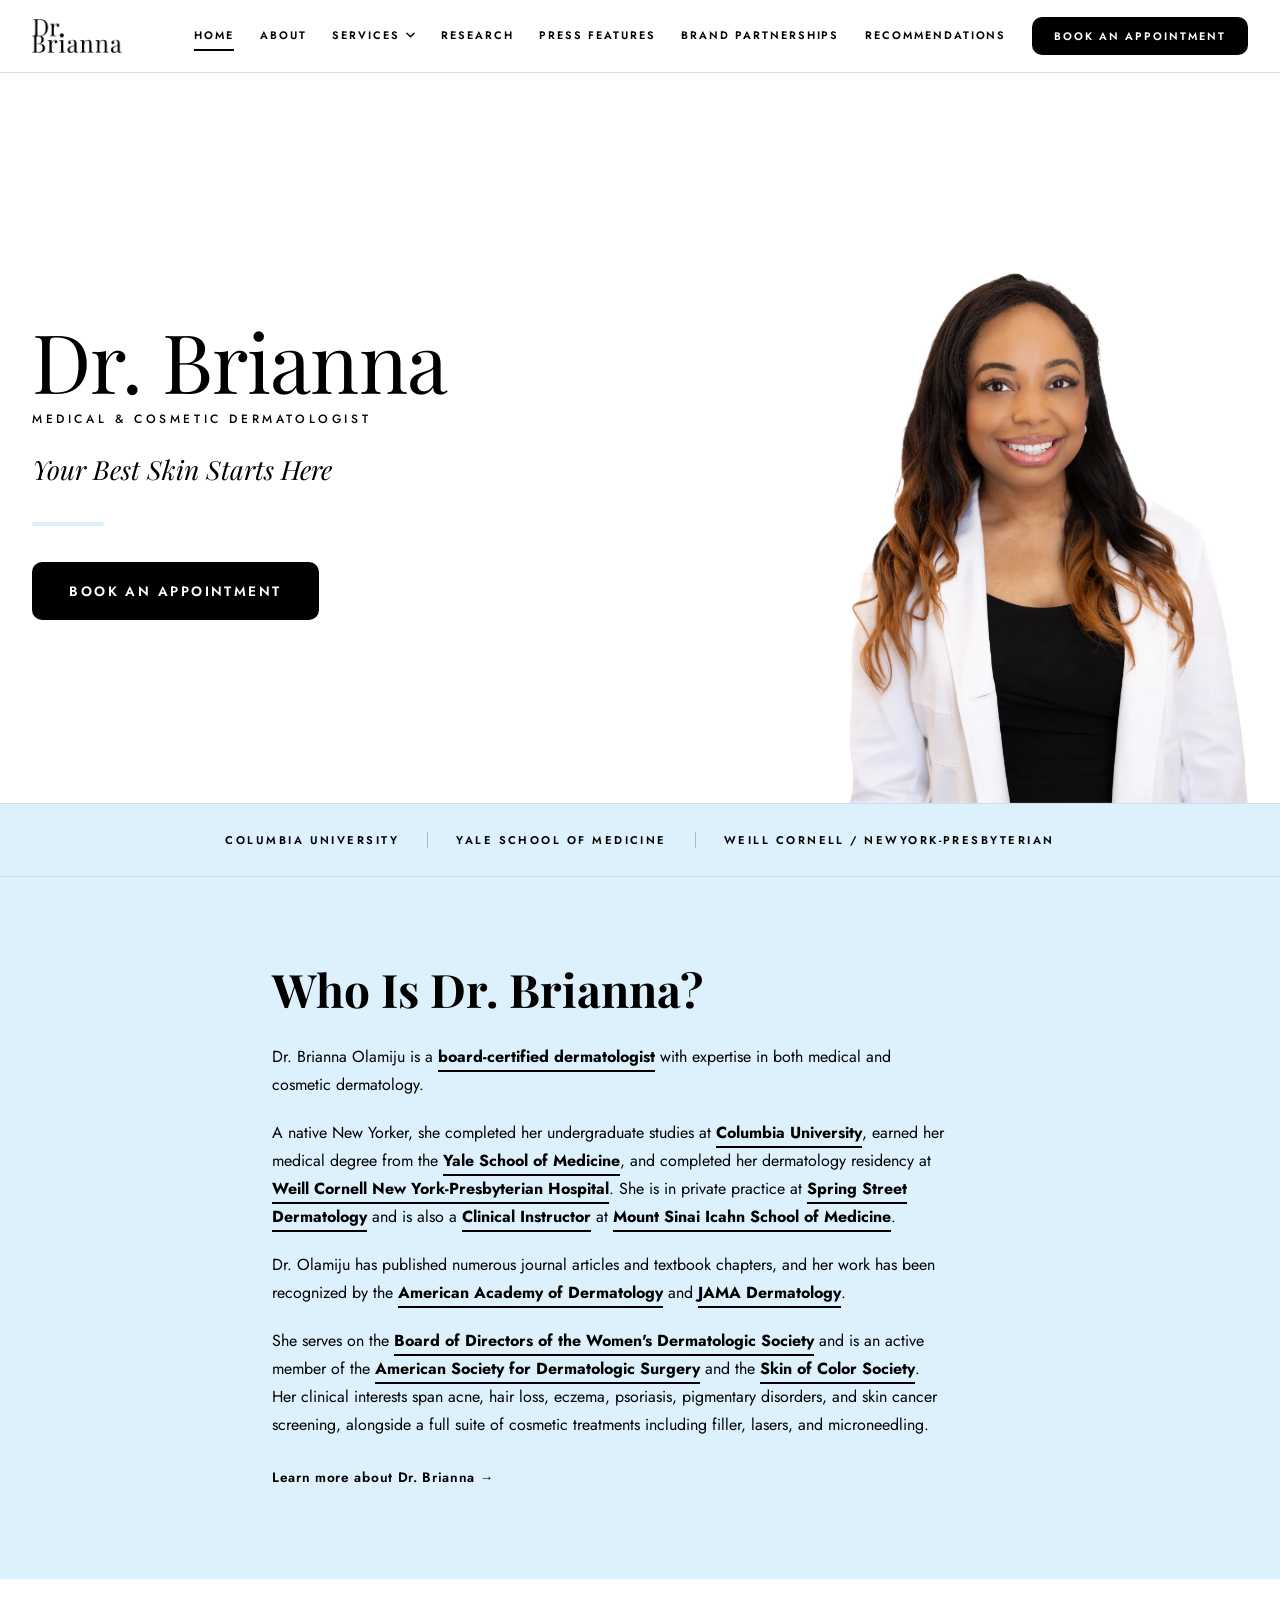
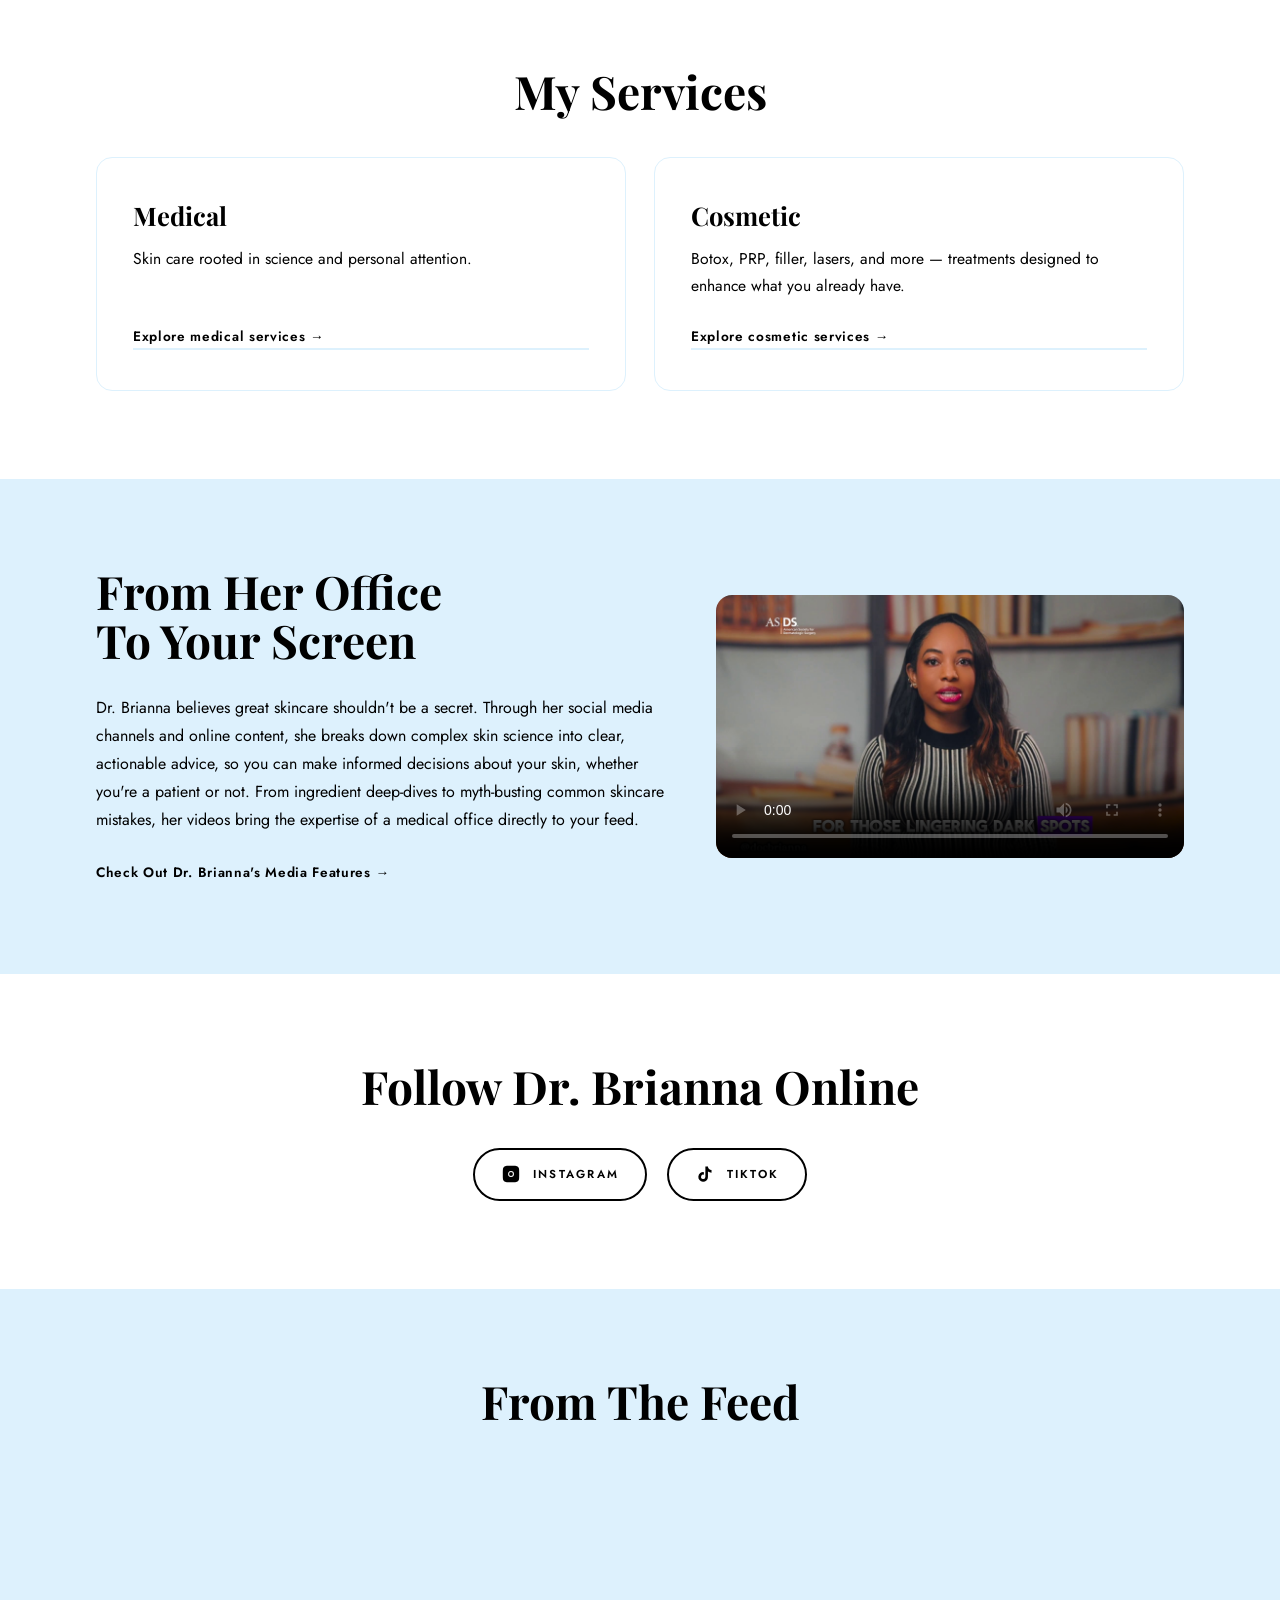
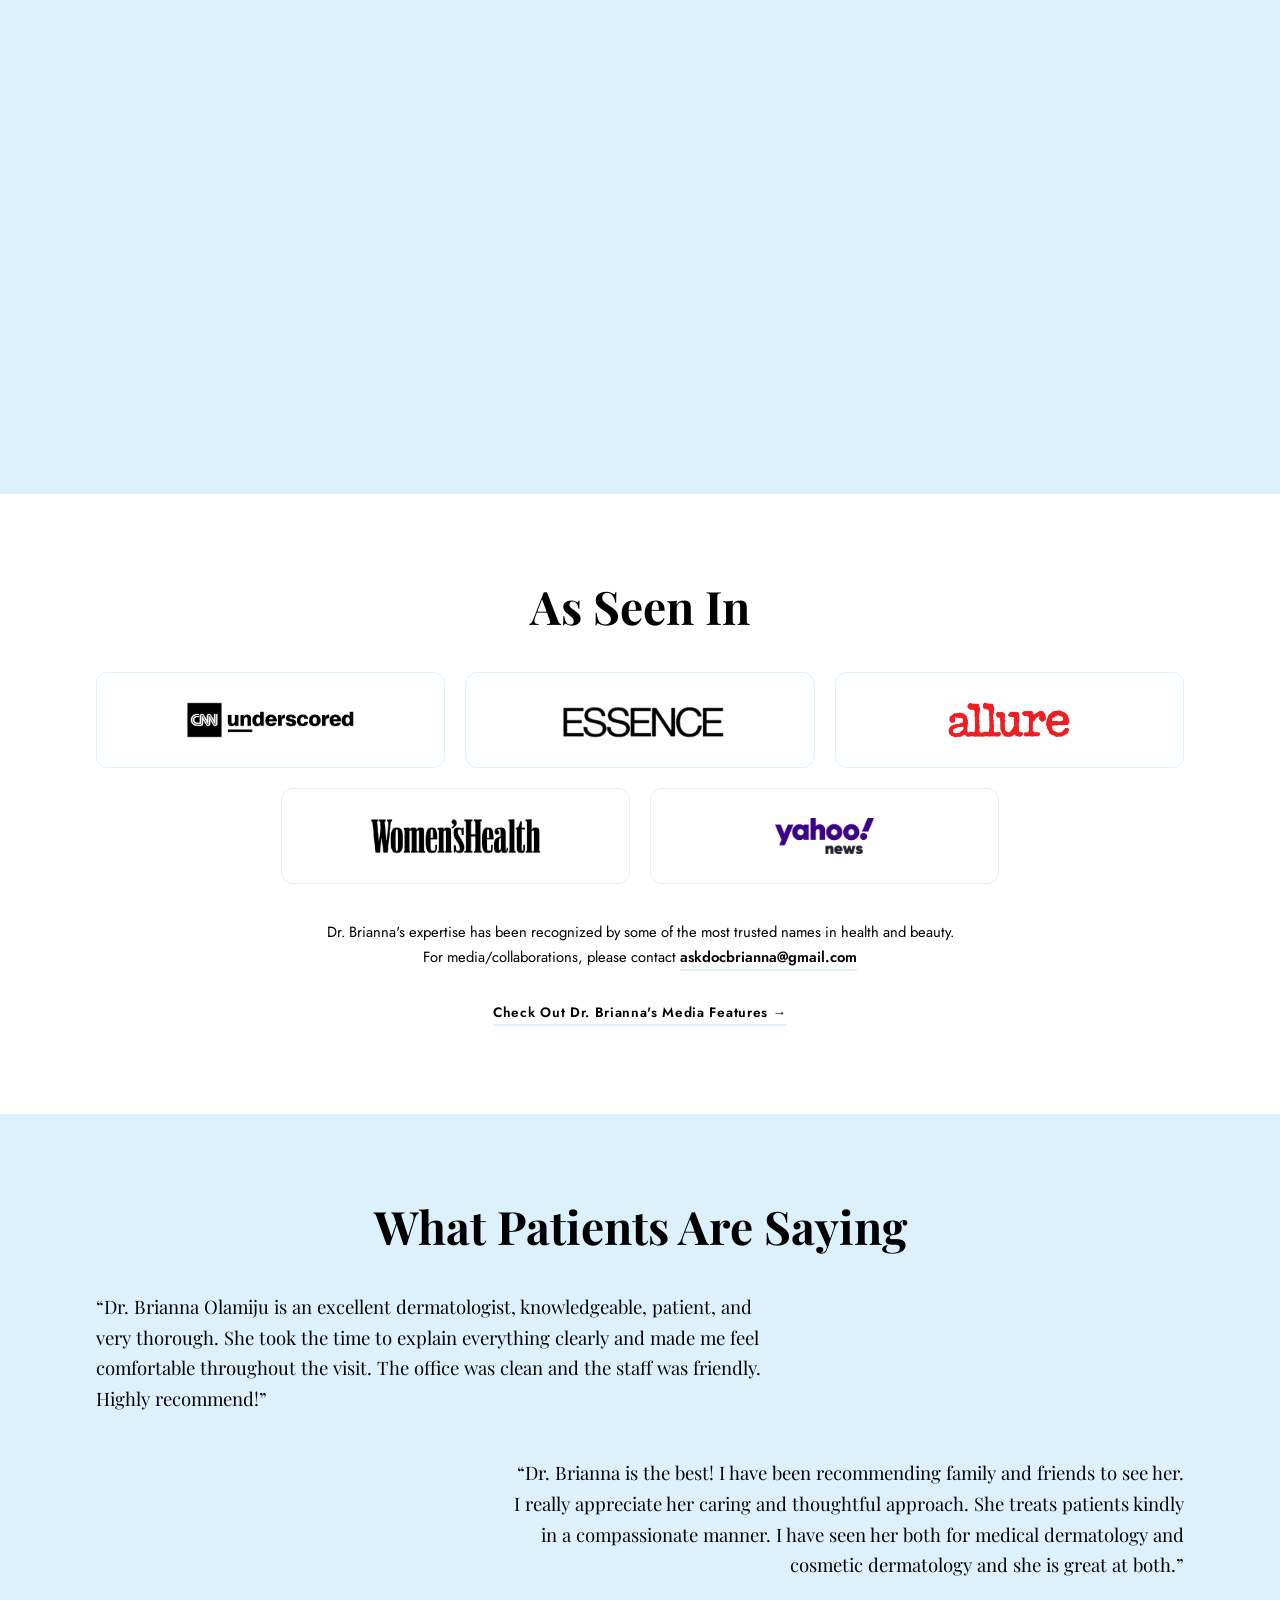
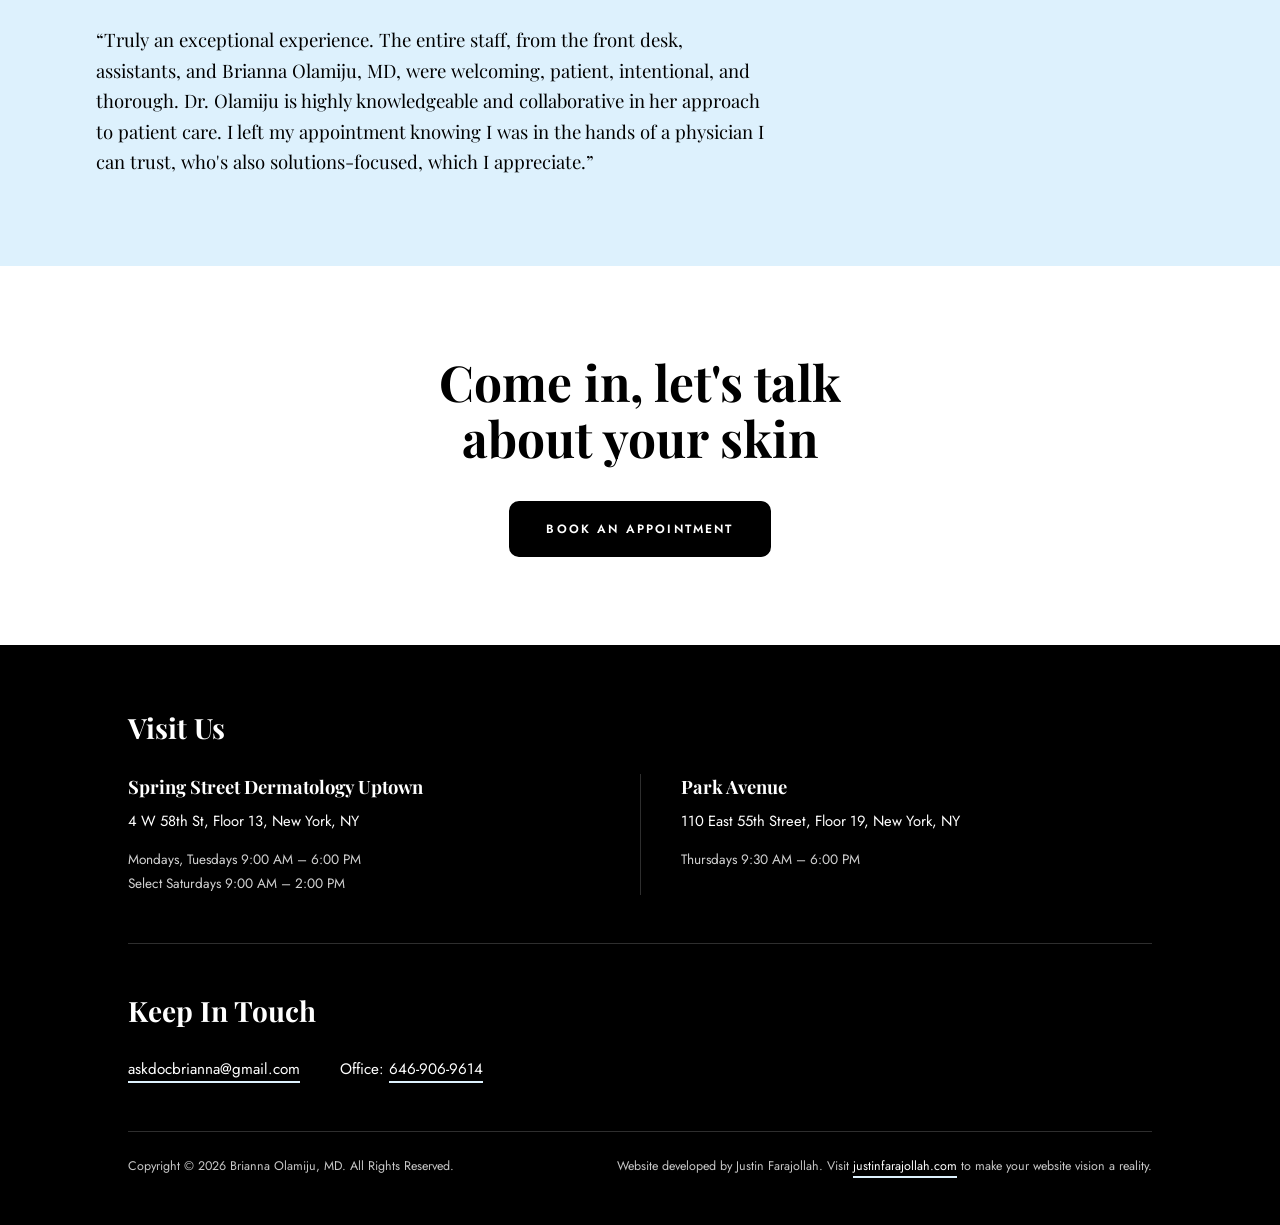
<file: index.html>
<!DOCTYPE html>
<html lang="en">
<head>
<meta charset="UTF-8">
<meta name="viewport" content="width=device-width, initial-scale=1.0">
<title>Dr. Brianna Olamiju | Medical &amp; Cosmetic Dermatologist in New York City</title>
<meta name="description" content="Dr. Brianna Olamiju is a board-certified medical and cosmetic dermatologist in New York City. Your best skin starts here.">
<link rel="icon" href="assets/favicon.ico" sizes="any">
<link rel="icon" type="image/png" sizes="16x16" href="assets/favicon-16.png">
<link rel="icon" type="image/png" sizes="32x32" href="assets/favicon-32.png">
<link rel="apple-touch-icon" sizes="180x180" href="assets/apple-touch-icon.png">
<link rel="preconnect" href="https://fonts.googleapis.com">
<link rel="preconnect" href="https://fonts.gstatic.com" crossorigin>
<link href="https://fonts.googleapis.com/css2?family=Playfair+Display:ital,wght@0,400;0,600;0,700;1,400&family=Jost:wght@300;400;500;600&display=swap" rel="stylesheet">
<link rel="stylesheet" href="styles.css">
</head>
<body>

<!-- Shared top nav, injected by script.js from the single NAV_ITEMS list -->
<div id="site-nav"></div>

<main>

  <!-- SECTION 1: HERO (white) -->
  <section class="hero" id="home">
    <div class="hero-inner">
      <div class="hero-copy">
        <h1 class="hero-name">Dr. Brianna</h1>
        <p class="hero-subheading">Medical &amp; Cosmetic Dermatologist</p>
        <p class="hero-tagline">Your Best Skin Starts Here</p>
        <span class="hero-rule" aria-hidden="true"></span>
        <a class="btn hero-cta" href="https://springstderm.com/physicians/dr-olamiju/" target="_blank" rel="noopener noreferrer">Book An Appointment</a>
      </div>
      <div class="hero-portrait-wrap">
        <img class="hero-portrait" src="images/dr-brianna-hero.webp" alt="Dr. Brianna Olamiju">
      </div>
    </div>
  </section>

  <!-- Full-width trust bar: the three institutions, flat band, no card -->
  <div class="credential-strip">
    <div class="credential-strip-inner">
      <span class="credential-strip-item">Columbia University</span>
      <span class="credential-strip-divider" aria-hidden="true"></span>
      <span class="credential-strip-item">Yale School of Medicine</span>
      <span class="credential-strip-divider" aria-hidden="true"></span>
      <span class="credential-strip-item">Weill Cornell / NewYork-Presbyterian</span>
    </div>
  </div>

  <!-- SECTION 2: WHO IS DR. BRIANNA (tint) -->
  <section class="section section-tint" id="who">
    <div class="section-inner section-inner-narrow">
      <h2 class="section-heading">Who Is Dr. Brianna?</h2>
      <p class="body-text">
        Dr. Brianna Olamiju is a <span class="credential">board-certified dermatologist</span> with expertise in
        both medical and cosmetic dermatology.
      </p>
      <p class="body-text">
        A native New Yorker, she completed
        her undergraduate studies at <span class="credential">Columbia University</span>, earned her medical degree
        from the <span class="credential">Yale School of Medicine</span>, and completed her dermatology residency at
        <span class="credential">Weill Cornell New York-Presbyterian Hospital</span>. She is in private practice at
        <span class="credential">Spring Street Dermatology</span> and is also a <span class="credential">Clinical Instructor</span>
        at <span class="credential">Mount Sinai Icahn School of Medicine</span>.
      </p>
      <p class="body-text">
        Dr. Olamiju has published
        numerous journal articles and textbook chapters, and her work has been
        recognized by the <span class="credential">American Academy of Dermatology</span> and
        <span class="credential">JAMA Dermatology</span>.
      </p>
      <p class="body-text">
        She
        serves on the <span class="credential">Board of Directors of the Women's Dermatologic Society</span> and is
        an active member of the <span class="credential">American Society for Dermatologic Surgery</span> and the
        <span class="credential">Skin of Color Society</span>. Her clinical interests span acne, hair loss, eczema,
        psoriasis, pigmentary disorders, and skin cancer screening, alongside a full
        suite of cosmetic treatments including filler, lasers, and microneedling.
      </p>
      <a class="text-link" href="about.html">Learn more about Dr. Brianna &rarr;</a>
    </div>
  </section>

  <!-- SECTION 3: MY SERVICES (white) -->
  <section class="section" id="services">
    <div class="section-inner">
      <h2 class="section-heading section-heading-center">My Services</h2>

      <div class="card-grid">
        <article class="service-card">
          <h3>Medical</h3>
          <p>Skin care rooted in science and personal attention.</p>
          <a class="text-link" href="medical-services.html">Explore medical services &rarr;</a>
        </article>

        <article class="service-card">
          <h3>Cosmetic</h3>
          <p>Botox, PRP, filler, lasers, and more &mdash; treatments designed to enhance what you already have.</p>
          <a class="text-link" href="cosmetic-services.html">Explore cosmetic services &rarr;</a>
        </article>
      </div>
    </div>
  </section>

  <!-- SECTION 4: FROM HER OFFICE TO YOUR SCREEN (tint) -->
  <section class="section section-tint" id="online">
    <div class="section-inner">
      <div class="split split-wide-text">
        <div>
          <h2 class="section-heading">From Her Office To Your Screen</h2>
          <p class="body-text">
            Dr. Brianna believes great skincare shouldn't be a secret. Through her
            social media channels and online content, she breaks down complex skin
            science into clear, actionable advice, so you can make informed decisions
            about your skin, whether you're a patient or not. From ingredient
            deep-dives to myth-busting common skincare mistakes, her videos bring the
            expertise of a medical office directly to your feed.
          </p>
          <a class="text-link" href="features.html">Check Out Dr. Brianna's Media Features &rarr;</a>
        </div>

        <video class="home-video" src="videos/dr-brianna-intro.mp4" poster="images/video-poster.jpg" controls playsinline preload="metadata">
          Your browser doesn't support embedded video. <a href="videos/dr-brianna-intro.mp4">Watch it here</a> instead.
        </video>
      </div>
    </div>
  </section>

  <!-- SECTION 5: FOLLOW DR. BRIANNA ONLINE (white) -->
  <section class="section" id="follow">
    <div class="section-inner">
      <h2 class="section-heading section-heading-center">Follow Dr. Brianna Online</h2>

      <div class="social-row">
        <a class="social-link" href="https://www.instagram.com/docbrianna/?hl=en" target="_blank" rel="noopener noreferrer">
          <svg viewBox="0 0 24 24" aria-hidden="true"><path d="M12 2.16c3.2 0 3.58.01 4.85.07 1.17.05 1.8.25 2.23.41.56.22.96.48 1.38.9.42.42.68.82.9 1.38.16.42.36 1.06.41 2.23.06 1.27.07 1.65.07 4.85s-.01 3.58-.07 4.85c-.05 1.17-.25 1.8-.41 2.23-.22.56-.48.96-.9 1.38-.42.42-.82.68-1.38.9-.42.16-1.06.36-2.23.41-1.27.06-1.65.07-4.85.07s-3.58-.01-4.85-.07c-1.17-.05-1.8-.25-2.23-.41-.56-.22-.96-.48-1.38-.9-.42-.42-.68-.82-.9-1.38-.16-.42-.36-1.06-.41-2.23-.06-1.27-.07-1.65-.07-4.85s.01-3.58.07-4.85c.05-1.17.25-1.8.41-2.23.22-.56.48-.96.9-1.38.42-.42.82-.68 1.38-.9.42-.16 1.06-.36 2.23-.41 1.27-.06 1.65-.07 4.85-.07Zm0 6.28a3.56 3.56 0 1 0 0 7.12 3.56 3.56 0 0 0 0-7.12Zm0 5.87a2.31 2.31 0 1 1 0-4.62 2.31 2.31 0 0 1 0 4.62Zm4.53-6.01a.83.83 0 1 1-1.66 0 .83.83 0 0 1 1.66 0Z"/></svg>
          Instagram
        </a>

        <a class="social-link" href="https://www.tiktok.com/@docbrianna?lang=en" target="_blank" rel="noopener noreferrer">
          <svg viewBox="0 0 24 24" aria-hidden="true"><path d="M16.6 5.82A4.28 4.28 0 0 1 15.54 3h-3.09v12.4a2.59 2.59 0 1 1-1.79-2.46V9.79a5.77 5.77 0 1 0 4.88 5.7V9.01a7.35 7.35 0 0 0 4.29 1.38V7.3a4.28 4.28 0 0 1-3.23-1.48Z"/></svg>
          TikTok
        </a>
      </div>
    </div>
  </section>

  <!-- SECTION 6: INSTAGRAM FEED (tint) -->
  <section class="section section-tint" id="instagram">
    <div class="section-inner">
      <h2 class="section-heading section-heading-center">From The Feed</h2>

      <!-- Live feed via Taggbox (widget id 335625) -->
      <div class="ig-feed">
        <div class="taggbox" style="width:100%;height:100%;overflow:auto;" data-widget-id="335625" data-website="1"></div>
        <script src="https://widget.taggbox.com/embed.min.js" type="text/javascript" async></script>
      </div>
    </div>
  </section>

  <!-- SECTION 7: AS SEEN IN (white) -->
  <section class="section" id="as-seen-in">
    <div class="section-inner">
      <h2 class="section-heading section-heading-center">As Seen In</h2>

      <div class="logo-row logo-row-6">
        <div class="logo-box"><img src="images/cnn-underscored-logo.webp" alt="CNN Underscored"></div>
        <a class="logo-box" href="https://www.essence.com/beauty/menopause-changes-beauty-routine-skin-hair-nails-black-women" target="_blank" rel="noopener noreferrer"><img src="images/essence-logo.webp" alt="Essence"></a>
        <a class="logo-box" href="https://www.allure.com/story/best-drugstore-body-washes" target="_blank" rel="noopener noreferrer"><img src="images/allure-logo.webp" alt="Allure"></a>
        <a class="logo-box" href="https://www.womenshealthmag.com/beauty/a71241941/heating-pad-skin-damage/" target="_blank" rel="noopener noreferrer"><img src="images/womens-health-logo.webp" alt="Women's Health"></a>
        <a class="logo-box" href="https://shopping.yahoo.com/beauty/skincare/article/the-14-bath-products-the-girls-of-showertok-cant-get-enough-of-210952874.html" target="_blank" rel="noopener noreferrer"><img src="images/yahoo-news-logo.webp" alt="Yahoo News"></a>
      </div>

      <p class="media-contact">
        Dr. Brianna's expertise has been recognized by some of the most trusted
        names in health and beauty.
      </p>
      <p class="media-contact">
        For media/collaborations, please contact
        <a class="inline-link" href="mailto:askdocbrianna@gmail.com">askdocbrianna@gmail.com</a>
      </p>
      <p class="media-contact-cta">
        <a class="text-link" href="features.html">Check Out Dr. Brianna's Media Features &rarr;</a>
      </p>
    </div>
  </section>

  <!-- SECTION 8: TESTIMONIALS (tint) -->
  <section class="section section-tint" id="testimonials">
    <div class="section-inner">
      <h2 class="section-heading section-heading-center">What Patients Are Saying</h2>

      <div class="quote-stack">
        <figure class="quote-block quote-left">
          <blockquote>&ldquo;Dr. Brianna Olamiju is an excellent dermatologist, knowledgeable, patient, and very thorough. She took the time to explain everything clearly and made me feel comfortable throughout the visit. The office was clean and the staff was friendly. Highly recommend!&rdquo;</blockquote>
        </figure>

        <figure class="quote-block quote-right">
          <blockquote>&ldquo;Dr. Brianna is the best! I have been recommending family and friends to see her. I really appreciate her caring and thoughtful approach. She treats patients kindly in a compassionate manner. I have seen her both for medical dermatology and cosmetic dermatology and she is great at both.&rdquo;</blockquote>
        </figure>

        <figure class="quote-block quote-left">
          <blockquote>&ldquo;Truly an exceptional experience. The entire staff, from the front desk, assistants, and Brianna Olamiju, MD, were welcoming, patient, intentional, and thorough. Dr. Olamiju is highly knowledgeable and collaborative in her approach to patient care. I left my appointment knowing I was in the hands of a physician I can trust, who's also solutions-focused, which I appreciate.&rdquo;</blockquote>
        </figure>
      </div>
    </div>
  </section>

  <!-- SECTION 9: CLOSING CTA (white) -->
  <section class="section cta-section" id="book">
    <div class="section-inner section-inner-narrow">
      <h2 class="cta-heading">Come in, let's talk about your skin</h2>
      <!-- Booking lives on the practice's own site, so this leaves the domain -->
      <a class="btn" href="https://springstderm.com/physicians/dr-olamiju/" target="_blank" rel="noopener noreferrer">Book An Appointment</a>
    </div>
  </section>

</main>

<!-- Shared footer, injected by script.js -->
<div id="site-footer"></div>

<script src="script.js"></script>
</body>
</html>
</file>
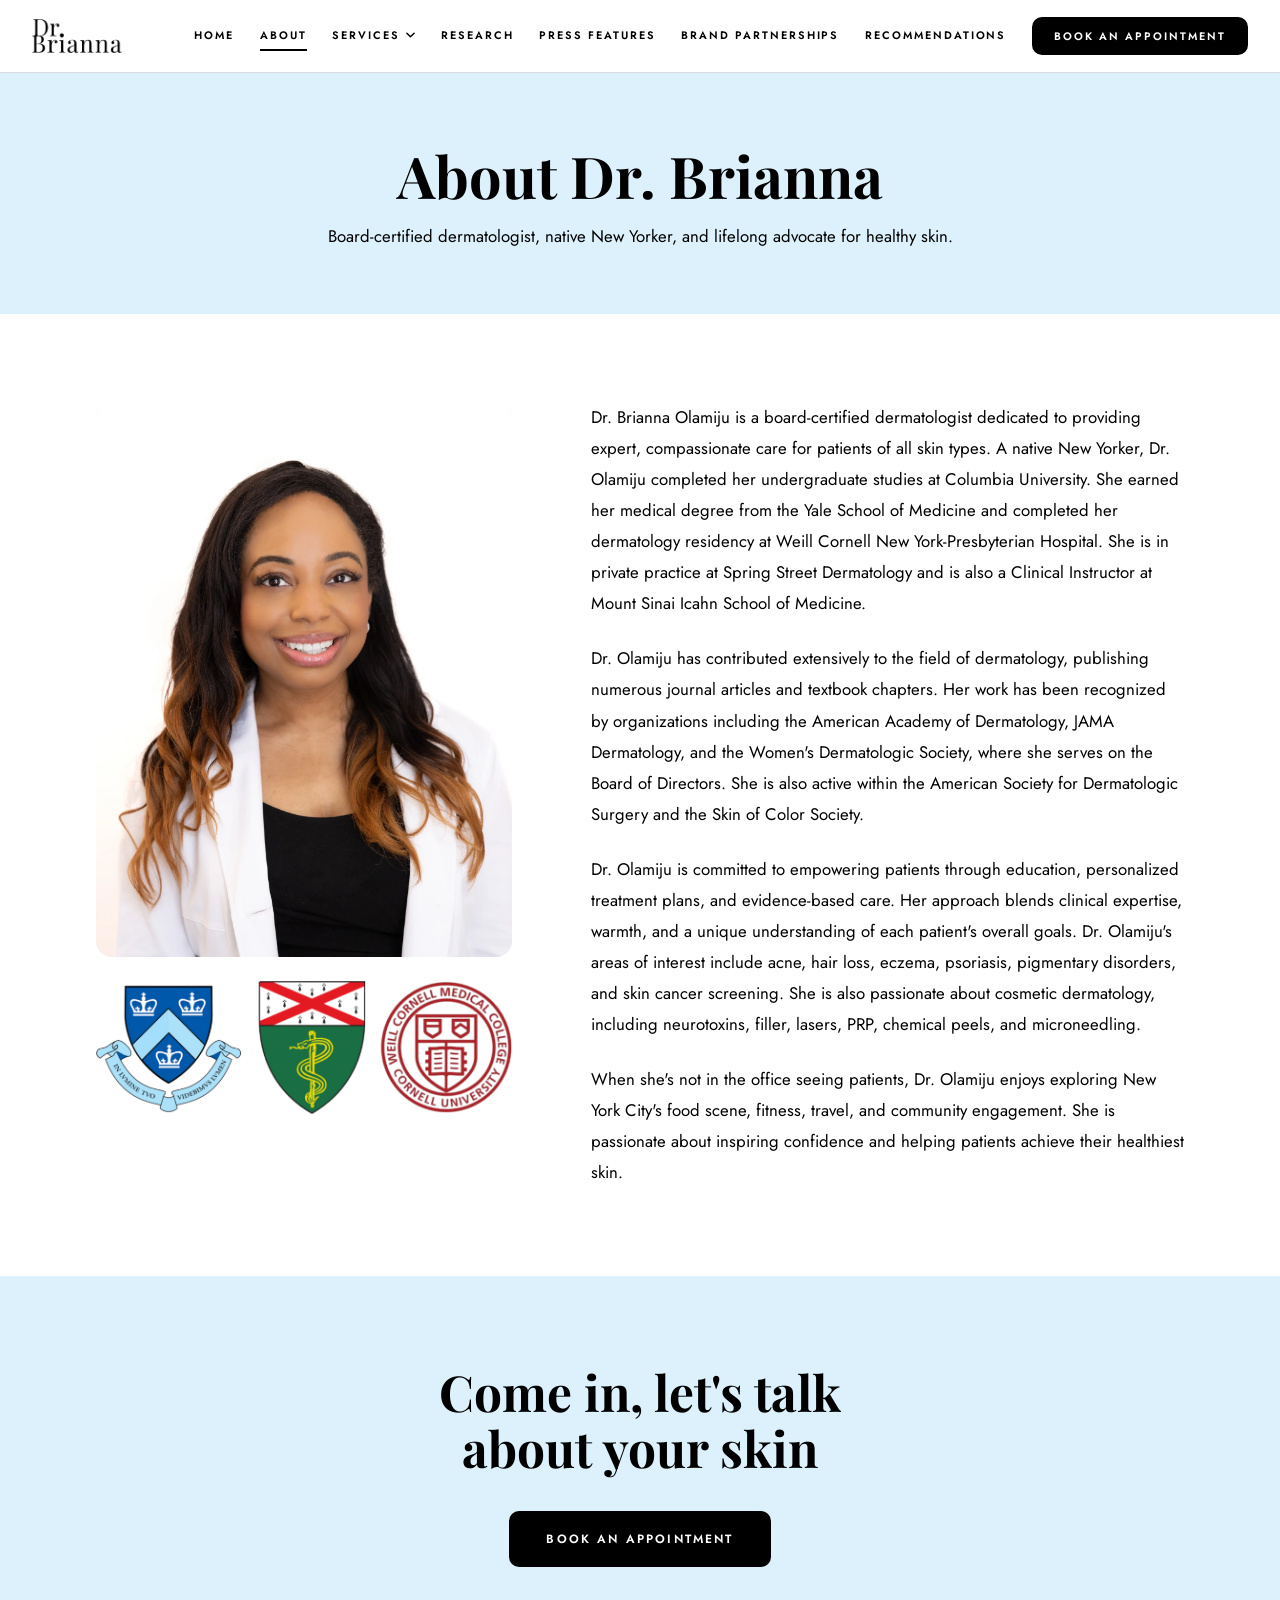
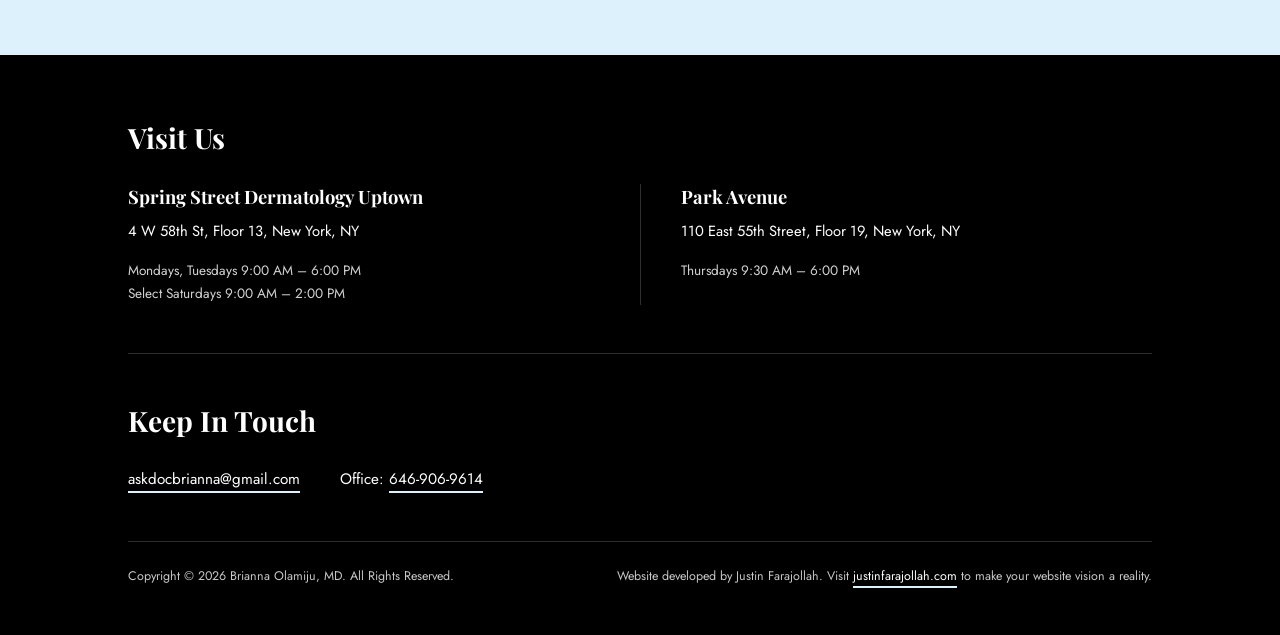
<file: about.html>
<!DOCTYPE html>
<html lang="en">
<head>
<meta charset="UTF-8">
<meta name="viewport" content="width=device-width, initial-scale=1.0">
<title>About Dr. Brianna Olamiju | Board-Certified Dermatologist</title>
<meta name="description" content="Meet Dr. Brianna Olamiju, a board-certified medical and cosmetic dermatologist in New York City dedicated to expert, compassionate care for patients of all skin types.">
<link rel="icon" href="assets/favicon.ico" sizes="any">
<link rel="icon" type="image/png" sizes="16x16" href="assets/favicon-16.png">
<link rel="icon" type="image/png" sizes="32x32" href="assets/favicon-32.png">
<link rel="apple-touch-icon" sizes="180x180" href="assets/apple-touch-icon.png">
<link rel="preconnect" href="https://fonts.googleapis.com">
<link rel="preconnect" href="https://fonts.gstatic.com" crossorigin>
<link href="https://fonts.googleapis.com/css2?family=Playfair+Display:ital,wght@0,400;0,600;0,700;1,400&family=Jost:wght@300;400;500;600&display=swap" rel="stylesheet">
<link rel="stylesheet" href="styles.css">
</head>
<body>

<!-- Shared top nav, injected by script.js -->
<div id="site-nav"></div>

<main>

  <header class="page-head">
    <div class="page-head-inner">
      <h1 class="page-title">About Dr. Brianna</h1>
      <p class="page-subtitle">Board-certified dermatologist, native New Yorker, and lifelong advocate for healthy skin.</p>
    </div>
  </header>

  <section class="section">
    <div class="section-inner">
      <div class="about-split">

        <div class="about-photo-col">
          <!-- ===== PHOTO SLOT: DR. BRIANNA PORTRAIT =====
               To swap: replace the src below with the new file in images/.
               Keep the .portrait-photo class — it holds the 3:4 box the
               layout reserves, so a different crop won't reflow the page.
               If the image is ever missing, the stand-in box is the
               commented-out div directly beneath. -->
          <img class="portrait-photo" src="images/dr-brianna-olamiju.webp" alt="Dr. Brianna Olamiju, board-certified dermatologist">
          <!-- <div class="media-placeholder media-portrait">Dr. Brianna photo</div> -->
          <!-- ===== END PHOTO SLOT ===== -->

          <!-- Columbia, Yale, and Weill Cornell — the three schools named
               in her bio just above. Sits in the same sticky column as the
               photo, so it scrolls/sticks together with her, right beneath
               it, rather than as a separate element with its own timing. -->
          <img class="school-crests" src="images/school-crests.webp" alt="Columbia University, Yale School of Medicine, and Weill Cornell Medical College crests">
        </div>

        <div class="about-body">
          <p>
            Dr. Brianna Olamiju is a board-certified dermatologist dedicated to
            providing expert, compassionate care for patients of all skin types. A
            native New Yorker, Dr. Olamiju completed her undergraduate studies at
            Columbia University. She earned her medical degree from the Yale School
            of Medicine and completed her dermatology residency at Weill Cornell
            New York-Presbyterian Hospital. She is in private practice at
            Spring Street Dermatology and is also a Clinical Instructor at
            Mount Sinai Icahn School of Medicine.
          </p>
          <p>
            Dr. Olamiju has contributed extensively to the field of dermatology,
            publishing numerous journal articles and textbook chapters. Her work has
            been recognized by organizations including the American Academy of
            Dermatology, JAMA Dermatology, and the Women's Dermatologic Society,
            where she serves on the Board of Directors. She is also active within the
            American Society for Dermatologic Surgery and the Skin of Color Society.
          </p>
          <p>
            Dr. Olamiju is committed to empowering patients through education,
            personalized treatment plans, and evidence-based care. Her approach blends
            clinical expertise, warmth, and a unique understanding of each patient's
            overall goals. Dr. Olamiju's areas of interest include acne, hair loss,
            eczema, psoriasis, pigmentary disorders, and skin cancer screening. She is
            also passionate about cosmetic dermatology, including neurotoxins, filler,
            lasers, PRP, chemical peels, and microneedling.
          </p>
          <p>
            When she's not in the office seeing patients, Dr. Olamiju enjoys exploring
            New York City's food scene, fitness, travel, and community engagement. She
            is passionate about inspiring confidence and helping patients achieve their
            healthiest skin.
          </p>
        </div>

      </div>
    </div>
  </section>

  <section class="section section-tint cta-section">
    <div class="section-inner section-inner-narrow">
      <h2 class="cta-heading">Come in, let's talk about your skin</h2>
      <a class="btn" href="https://springstderm.com/physicians/dr-olamiju/" target="_blank" rel="noopener noreferrer">Book An Appointment</a>
    </div>
  </section>

</main>

<!-- Shared footer, injected by script.js -->
<div id="site-footer"></div>

<script src="script.js"></script>
</body>
</html>
</file>
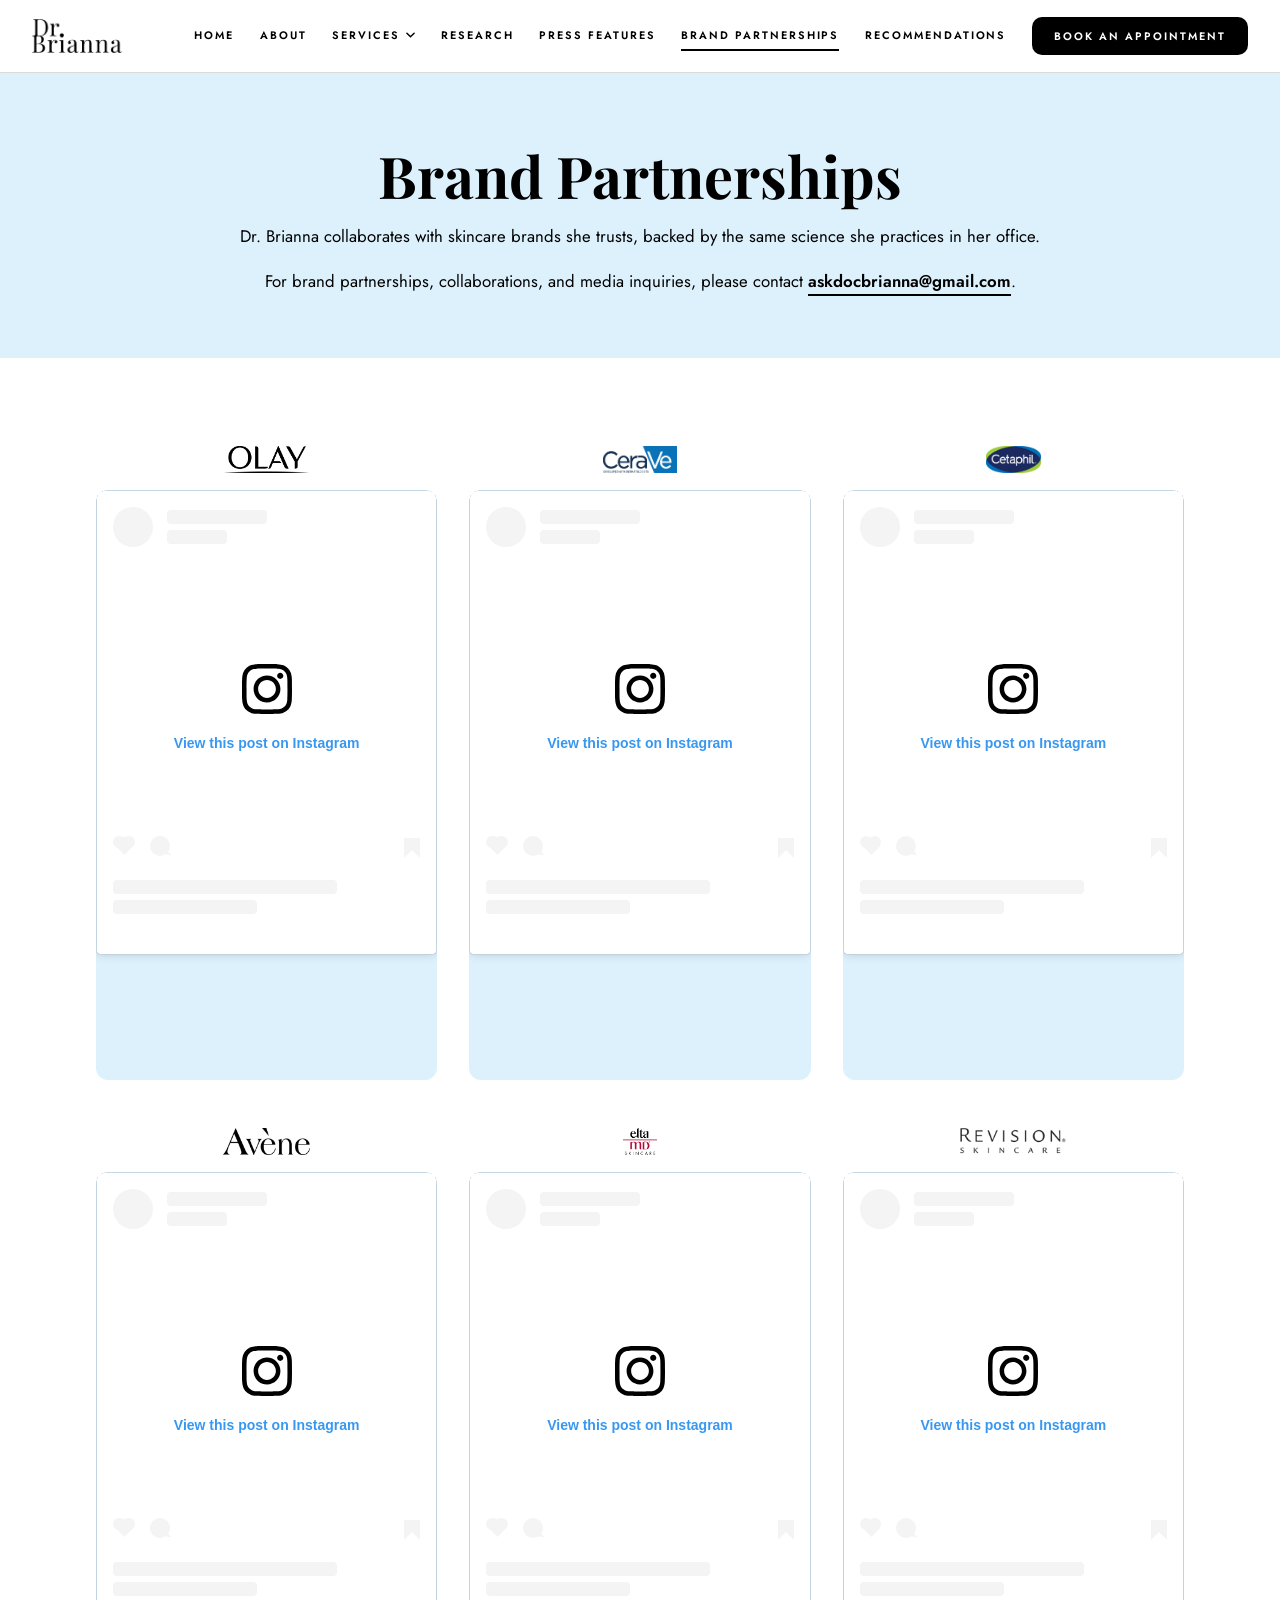
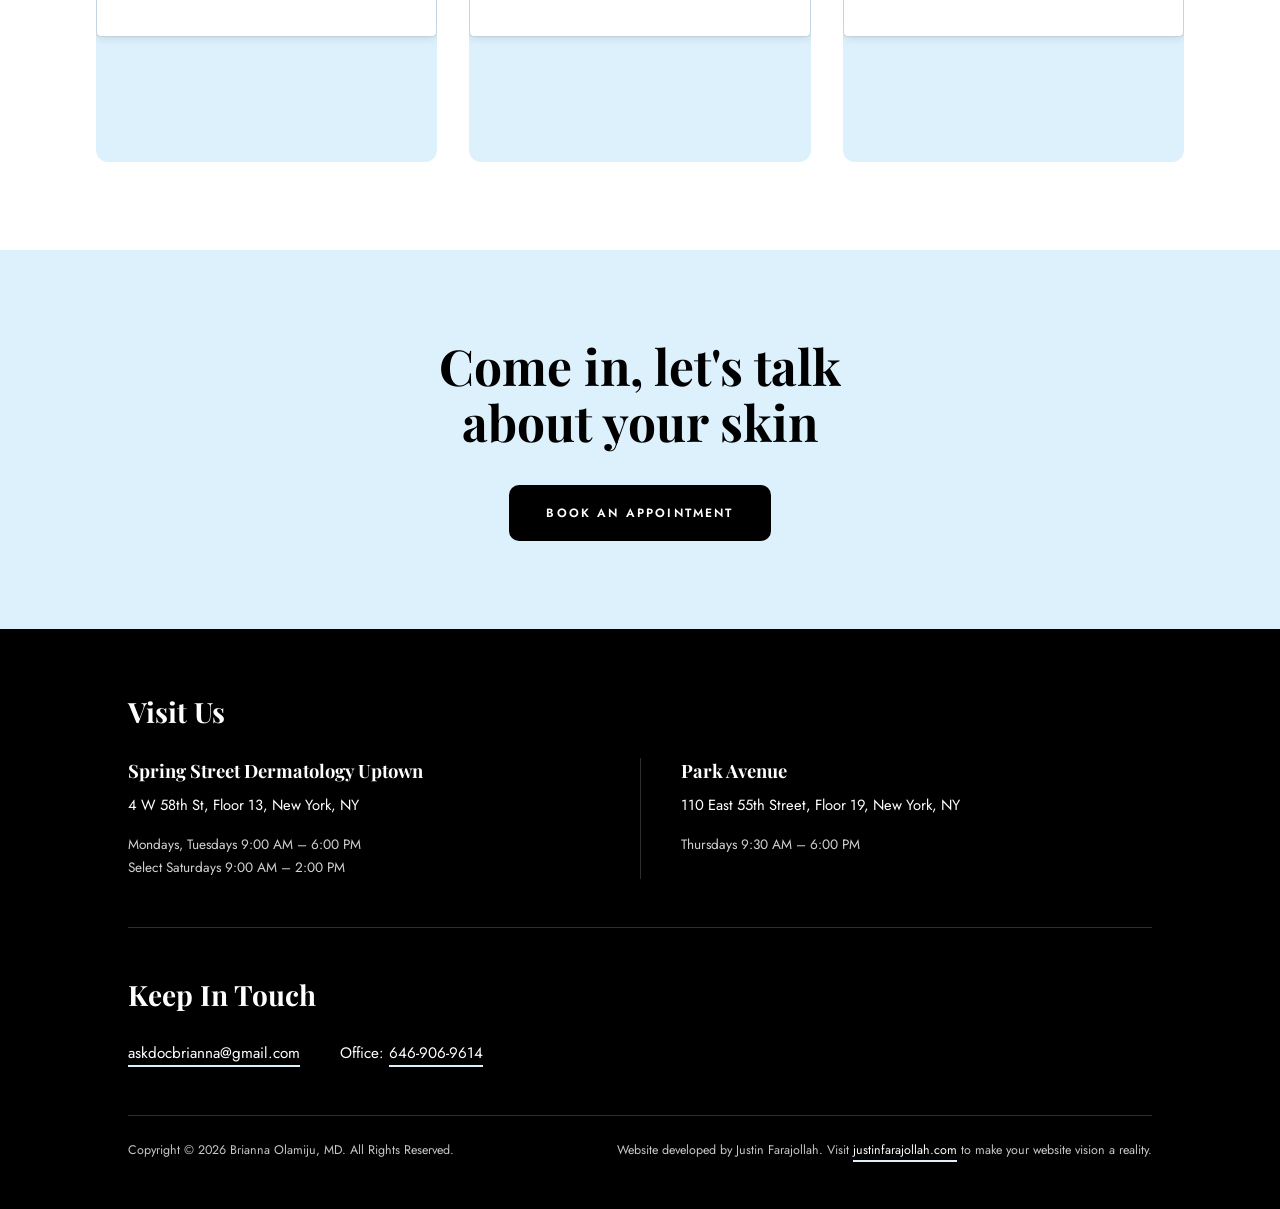
<file: brand-partnerships.html>
<!DOCTYPE html>
<html lang="en">
<head>
<meta charset="UTF-8">
<meta name="viewport" content="width=device-width, initial-scale=1.0">
<title>Brand Partnerships | Dr. Brianna</title>
<meta name="description" content="Dr. Brianna Olamiju's collaborations with trusted skincare brands, including Olay, Avène, Cetaphil, EltaMD, CeraVe, and Revision Skincare.">
<link rel="icon" href="assets/favicon.ico" sizes="any">
<link rel="icon" type="image/png" sizes="16x16" href="assets/favicon-16.png">
<link rel="icon" type="image/png" sizes="32x32" href="assets/favicon-32.png">
<link rel="apple-touch-icon" sizes="180x180" href="assets/apple-touch-icon.png">
<link rel="preconnect" href="https://fonts.googleapis.com">
<link rel="preconnect" href="https://fonts.gstatic.com" crossorigin>
<link href="https://fonts.googleapis.com/css2?family=Playfair+Display:ital,wght@0,400;0,600;0,700;1,400&family=Jost:wght@300;400;500;600&display=swap" rel="stylesheet">
<link rel="stylesheet" href="styles.css">
</head>
<body>

<!-- Shared top nav, injected by script.js -->
<div id="site-nav"></div>

<main>

  <header class="page-head">
    <div class="page-head-inner">
      <h1 class="page-title">Brand Partnerships</h1>
      <p class="page-subtitle">Dr. Brianna collaborates with skincare brands she trusts, backed by the same science she practices in her office.</p>
      <p class="page-subtitle">For brand partnerships, collaborations, and media inquiries, please contact <a class="inline-link" href="mailto:askdocbrianna@gmail.com">askdocbrianna@gmail.com</a>.</p>
    </div>
  </header>

  <section class="section">
    <div class="section-inner">
      <div class="brand-grid">

        <div class="brand-tile">
          <div class="brand-tile-logo-wrap"><img class="brand-tile-logo" src="images/olay-logo.webp" alt="Olay"></div>
          <div class="brand-embed-wrap">
            <blockquote class="instagram-media" data-instgrm-permalink="https://www.instagram.com/reel/DXutDd8kS0l/?utm_source=ig_embed&amp;utm_campaign=loading" data-instgrm-version="14" style=" background:#FFF; border:0; border-radius:3px; box-shadow:0 0 1px 0 rgba(0,0,0,0.5),0 1px 10px 0 rgba(0,0,0,0.15); margin: 1px; max-width:540px; min-width:326px; padding:0; width:99.375%; width:-webkit-calc(100% - 2px); width:calc(100% - 2px);"><div style="padding:16px;"> <a href="https://www.instagram.com/reel/DXutDd8kS0l/?utm_source=ig_embed&amp;utm_campaign=loading" style=" background:#FFFFFF; line-height:0; padding:0 0; text-align:center; text-decoration:none; width:100%;" target="_blank"> <div style=" display: flex; flex-direction: row; align-items: center;"> <div style="background-color: #F4F4F4; border-radius: 50%; flex-grow: 0; height: 40px; margin-right: 14px; width: 40px;"></div> <div style="display: flex; flex-direction: column; flex-grow: 1; justify-content: center;"> <div style=" background-color: #F4F4F4; border-radius: 4px; flex-grow: 0; height: 14px; margin-bottom: 6px; width: 100px;"></div> <div style=" background-color: #F4F4F4; border-radius: 4px; flex-grow: 0; height: 14px; width: 60px;"></div></div></div><div style="padding: 19% 0;"></div> <div style="display:block; height:50px; margin:0 auto 12px; width:50px;"><svg width="50px" height="50px" viewBox="0 0 60 60" version="1.1" xmlns="https://www.w3.org/2000/svg" xmlns:xlink="https://www.w3.org/1999/xlink"><g stroke="none" stroke-width="1" fill="none" fill-rule="evenodd"><g transform="translate(-511.000000, -20.000000)" fill="#000000"><g><path d="M556.869,30.41 C554.814,30.41 553.148,32.076 553.148,34.131 C553.148,36.186 554.814,37.852 556.869,37.852 C558.924,37.852 560.59,36.186 560.59,34.131 C560.59,32.076 558.924,30.41 556.869,30.41 M541,60.657 C535.114,60.657 530.342,55.887 530.342,50 C530.342,44.114 535.114,39.342 541,39.342 C546.887,39.342 551.658,44.114 551.658,50 C551.658,55.887 546.887,60.657 541,60.657 M541,33.886 C532.1,33.886 524.886,41.1 524.886,50 C524.886,58.899 532.1,66.113 541,66.113 C549.9,66.113 557.115,58.899 557.115,50 C557.115,41.1 549.9,33.886 541,33.886 M565.378,62.101 C565.244,65.022 564.756,66.606 564.346,67.663 C563.803,69.06 563.154,70.057 562.106,71.106 C561.058,72.155 560.06,72.803 558.662,73.347 C557.607,73.757 556.021,74.244 553.102,74.378 C549.944,74.521 548.997,74.552 541,74.552 C533.003,74.552 532.056,74.521 528.898,74.378 C525.979,74.244 524.393,73.757 523.338,73.347 C521.94,72.803 520.942,72.155 519.894,71.106 C518.846,70.057 518.197,69.06 517.654,67.663 C517.244,66.606 516.755,65.022 516.623,62.101 C516.479,58.943 516.448,57.996 516.448,50 C516.448,42.003 516.479,41.056 516.623,37.899 C516.755,34.978 517.244,33.391 517.654,32.338 C518.197,30.938 518.846,29.942 519.894,28.894 C520.942,27.846 521.94,27.196 523.338,26.654 C524.393,26.244 525.979,25.756 528.898,25.623 C532.057,25.479 533.004,25.448 541,25.448 C548.997,25.448 549.943,25.479 553.102,25.623 C556.021,25.756 557.607,26.244 558.662,26.654 C560.06,27.196 561.058,27.846 562.106,28.894 C563.154,29.942 563.803,30.938 564.346,32.338 C564.756,33.391 565.244,34.978 565.378,37.899 C565.522,41.056 565.552,42.003 565.552,50 C565.552,57.996 565.522,58.943 565.378,62.101 M570.82,37.631 C570.674,34.438 570.167,32.258 569.425,30.349 C568.659,28.377 567.633,26.702 565.965,25.035 C564.297,23.368 562.623,22.342 560.652,21.575 C558.743,20.834 556.562,20.326 553.369,20.18 C550.169,20.033 549.148,20 541,20 C532.853,20 531.831,20.033 528.631,20.18 C525.438,20.326 523.257,20.834 521.349,21.575 C519.376,22.342 517.703,23.368 516.035,25.035 C514.368,26.702 513.342,28.377 512.574,30.349 C511.834,32.258 511.326,34.438 511.181,37.631 C511.035,40.831 511,41.851 511,50 C511,58.147 511.035,59.17 511.181,62.369 C511.326,65.562 511.834,67.743 512.574,69.651 C513.342,71.625 514.368,73.296 516.035,74.965 C517.703,76.634 519.376,77.658 521.349,78.425 C523.257,79.167 525.438,79.673 528.631,79.82 C531.831,79.965 532.853,80.001 541,80.001 C549.148,80.001 550.169,79.965 553.369,79.82 C556.562,79.673 558.743,79.167 560.652,78.425 C562.623,77.658 564.297,76.634 565.965,74.965 C567.633,73.296 568.659,71.625 569.425,69.651 C570.167,67.743 570.674,65.562 570.82,62.369 C570.966,59.17 571,58.147 571,50 C571,41.851 570.966,40.831 570.82,37.631"></path></g></g></g></svg></div><div style="padding-top: 8px;"> <div style=" color:#3897f0; font-family:Arial,sans-serif; font-size:14px; font-style:normal; font-weight:550; line-height:18px;">View this post on Instagram</div></div><div style="padding: 12.5% 0;"></div> <div style="display: flex; flex-direction: row; margin-bottom: 14px; align-items: center;"><div> <div style="background-color: #F4F4F4; border-radius: 50%; height: 12.5px; width: 12.5px; transform: translateX(0px) translateY(7px);"></div> <div style="background-color: #F4F4F4; height: 12.5px; transform: rotate(-45deg) translateX(3px) translateY(1px); width: 12.5px; flex-grow: 0; margin-right: 14px; margin-left: 2px;"></div> <div style="background-color: #F4F4F4; border-radius: 50%; height: 12.5px; width: 12.5px; transform: translateX(9px) translateY(-18px);"></div></div><div style="margin-left: 8px;"> <div style=" background-color: #F4F4F4; border-radius: 50%; flex-grow: 0; height: 20px; width: 20px;"></div> <div style=" width: 0; height: 0; border-top: 2px solid transparent; border-left: 6px solid #f4f4f4; border-bottom: 2px solid transparent; transform: translateX(16px) translateY(-4px) rotate(30deg)"></div></div><div style="margin-left: auto;"> <div style=" width: 0px; border-top: 8px solid #F4F4F4; border-right: 8px solid transparent; transform: translateY(16px);"></div> <div style=" background-color: #F4F4F4; flex-grow: 0; height: 12px; width: 16px; transform: translateY(-4px);"></div> <div style=" width: 0; height: 0; border-top: 8px solid #F4F4F4; border-left: 8px solid transparent; transform: translateY(-4px) translateX(8px);"></div></div></div> <div style="display: flex; flex-direction: column; flex-grow: 1; justify-content: center; margin-bottom: 24px;"> <div style=" background-color: #F4F4F4; border-radius: 4px; flex-grow: 0; height: 14px; margin-bottom: 6px; width: 224px;"></div> <div style=" background-color: #F4F4F4; border-radius: 4px; flex-grow: 0; height: 14px; width: 144px;"></div></div></a></div></blockquote>
          </div>
        </div>

        <div class="brand-tile">
          <div class="brand-tile-logo-wrap"><img class="brand-tile-logo" src="images/cerave-logo.webp" alt="CeraVe"></div>
          <div class="brand-embed-wrap">
            <blockquote class="instagram-media" data-instgrm-permalink="https://www.instagram.com/reel/DanyQ5NPIn8/?utm_source=ig_embed&amp;utm_campaign=loading" data-instgrm-version="14" style=" background:#FFF; border:0; border-radius:3px; box-shadow:0 0 1px 0 rgba(0,0,0,0.5),0 1px 10px 0 rgba(0,0,0,0.15); margin: 1px; max-width:540px; min-width:326px; padding:0; width:99.375%; width:-webkit-calc(100% - 2px); width:calc(100% - 2px);"><div style="padding:16px;"> <a href="https://www.instagram.com/reel/DanyQ5NPIn8/?utm_source=ig_embed&amp;utm_campaign=loading" style=" background:#FFFFFF; line-height:0; padding:0 0; text-align:center; text-decoration:none; width:100%;" target="_blank"> <div style=" display: flex; flex-direction: row; align-items: center;"> <div style="background-color: #F4F4F4; border-radius: 50%; flex-grow: 0; height: 40px; margin-right: 14px; width: 40px;"></div> <div style="display: flex; flex-direction: column; flex-grow: 1; justify-content: center;"> <div style=" background-color: #F4F4F4; border-radius: 4px; flex-grow: 0; height: 14px; margin-bottom: 6px; width: 100px;"></div> <div style=" background-color: #F4F4F4; border-radius: 4px; flex-grow: 0; height: 14px; width: 60px;"></div></div></div><div style="padding: 19% 0;"></div> <div style="display:block; height:50px; margin:0 auto 12px; width:50px;"><svg width="50px" height="50px" viewBox="0 0 60 60" version="1.1" xmlns="https://www.w3.org/2000/svg" xmlns:xlink="https://www.w3.org/1999/xlink"><g stroke="none" stroke-width="1" fill="none" fill-rule="evenodd"><g transform="translate(-511.000000, -20.000000)" fill="#000000"><g><path d="M556.869,30.41 C554.814,30.41 553.148,32.076 553.148,34.131 C553.148,36.186 554.814,37.852 556.869,37.852 C558.924,37.852 560.59,36.186 560.59,34.131 C560.59,32.076 558.924,30.41 556.869,30.41 M541,60.657 C535.114,60.657 530.342,55.887 530.342,50 C530.342,44.114 535.114,39.342 541,39.342 C546.887,39.342 551.658,44.114 551.658,50 C551.658,55.887 546.887,60.657 541,60.657 M541,33.886 C532.1,33.886 524.886,41.1 524.886,50 C524.886,58.899 532.1,66.113 541,66.113 C549.9,66.113 557.115,58.899 557.115,50 C557.115,41.1 549.9,33.886 541,33.886 M565.378,62.101 C565.244,65.022 564.756,66.606 564.346,67.663 C563.803,69.06 563.154,70.057 562.106,71.106 C561.058,72.155 560.06,72.803 558.662,73.347 C557.607,73.757 556.021,74.244 553.102,74.378 C549.944,74.521 548.997,74.552 541,74.552 C533.003,74.552 532.056,74.521 528.898,74.378 C525.979,74.244 524.393,73.757 523.338,73.347 C521.94,72.803 520.942,72.155 519.894,71.106 C518.846,70.057 518.197,69.06 517.654,67.663 C517.244,66.606 516.755,65.022 516.623,62.101 C516.479,58.943 516.448,57.996 516.448,50 C516.448,42.003 516.479,41.056 516.623,37.899 C516.755,34.978 517.244,33.391 517.654,32.338 C518.197,30.938 518.846,29.942 519.894,28.894 C520.942,27.846 521.94,27.196 523.338,26.654 C524.393,26.244 525.979,25.756 528.898,25.623 C532.057,25.479 533.004,25.448 541,25.448 C548.997,25.448 549.943,25.479 553.102,25.623 C556.021,25.756 557.607,26.244 558.662,26.654 C560.06,27.196 561.058,27.846 562.106,28.894 C563.154,29.942 563.803,30.938 564.346,32.338 C564.756,33.391 565.244,34.978 565.378,37.899 C565.522,41.056 565.552,42.003 565.552,50 C565.552,57.996 565.522,58.943 565.378,62.101 M570.82,37.631 C570.674,34.438 570.167,32.258 569.425,30.349 C568.659,28.377 567.633,26.702 565.965,25.035 C564.297,23.368 562.623,22.342 560.652,21.575 C558.743,20.834 556.562,20.326 553.369,20.18 C550.169,20.033 549.148,20 541,20 C532.853,20 531.831,20.033 528.631,20.18 C525.438,20.326 523.257,20.834 521.349,21.575 C519.376,22.342 517.703,23.368 516.035,25.035 C514.368,26.702 513.342,28.377 512.574,30.349 C511.834,32.258 511.326,34.438 511.181,37.631 C511.035,40.831 511,41.851 511,50 C511,58.147 511.035,59.17 511.181,62.369 C511.326,65.562 511.834,67.743 512.574,69.651 C513.342,71.625 514.368,73.296 516.035,74.965 C517.703,76.634 519.376,77.658 521.349,78.425 C523.257,79.167 525.438,79.673 528.631,79.82 C531.831,79.965 532.853,80.001 541,80.001 C549.148,80.001 550.169,79.965 553.369,79.82 C556.562,79.673 558.743,79.167 560.652,78.425 C562.623,77.658 564.297,76.634 565.965,74.965 C567.633,73.296 568.659,71.625 569.425,69.651 C570.167,67.743 570.674,65.562 570.82,62.369 C570.966,59.17 571,58.147 571,50 C571,41.851 570.966,40.831 570.82,37.631"></path></g></g></g></svg></div><div style="padding-top: 8px;"> <div style=" color:#3897f0; font-family:Arial,sans-serif; font-size:14px; font-style:normal; font-weight:550; line-height:18px;">View this post on Instagram</div></div><div style="padding: 12.5% 0;"></div> <div style="display: flex; flex-direction: row; margin-bottom: 14px; align-items: center;"><div> <div style="background-color: #F4F4F4; border-radius: 50%; height: 12.5px; width: 12.5px; transform: translateX(0px) translateY(7px);"></div> <div style="background-color: #F4F4F4; height: 12.5px; transform: rotate(-45deg) translateX(3px) translateY(1px); width: 12.5px; flex-grow: 0; margin-right: 14px; margin-left: 2px;"></div> <div style="background-color: #F4F4F4; border-radius: 50%; height: 12.5px; width: 12.5px; transform: translateX(9px) translateY(-18px);"></div></div><div style="margin-left: 8px;"> <div style=" background-color: #F4F4F4; border-radius: 50%; flex-grow: 0; height: 20px; width: 20px;"></div> <div style=" width: 0; height: 0; border-top: 2px solid transparent; border-left: 6px solid #f4f4f4; border-bottom: 2px solid transparent; transform: translateX(16px) translateY(-4px) rotate(30deg)"></div></div><div style="margin-left: auto;"> <div style=" width: 0px; border-top: 8px solid #F4F4F4; border-right: 8px solid transparent; transform: translateY(16px);"></div> <div style=" background-color: #F4F4F4; flex-grow: 0; height: 12px; width: 16px; transform: translateY(-4px);"></div> <div style=" width: 0; height: 0; border-top: 8px solid #F4F4F4; border-left: 8px solid transparent; transform: translateY(-4px) translateX(8px);"></div></div></div> <div style="display: flex; flex-direction: column; flex-grow: 1; justify-content: center; margin-bottom: 24px;"> <div style=" background-color: #F4F4F4; border-radius: 4px; flex-grow: 0; height: 14px; margin-bottom: 6px; width: 224px;"></div> <div style=" background-color: #F4F4F4; border-radius: 4px; flex-grow: 0; height: 14px; width: 144px;"></div></div></a></div></blockquote>
          </div>
        </div>

        <div class="brand-tile">
          <div class="brand-tile-logo-wrap"><img class="brand-tile-logo" src="images/cetaphil-logo.webp" alt="Cetaphil"></div>
          <div class="brand-embed-wrap">
            <blockquote class="instagram-media" data-instgrm-permalink="https://www.instagram.com/reel/DYQTRdAvAcx/?utm_source=ig_embed&amp;utm_campaign=loading" data-instgrm-version="14" style=" background:#FFF; border:0; border-radius:3px; box-shadow:0 0 1px 0 rgba(0,0,0,0.5),0 1px 10px 0 rgba(0,0,0,0.15); margin: 1px; max-width:540px; min-width:326px; padding:0; width:99.375%; width:-webkit-calc(100% - 2px); width:calc(100% - 2px);"><div style="padding:16px;"> <a href="https://www.instagram.com/reel/DYQTRdAvAcx/?utm_source=ig_embed&amp;utm_campaign=loading" style=" background:#FFFFFF; line-height:0; padding:0 0; text-align:center; text-decoration:none; width:100%;" target="_blank"> <div style=" display: flex; flex-direction: row; align-items: center;"> <div style="background-color: #F4F4F4; border-radius: 50%; flex-grow: 0; height: 40px; margin-right: 14px; width: 40px;"></div> <div style="display: flex; flex-direction: column; flex-grow: 1; justify-content: center;"> <div style=" background-color: #F4F4F4; border-radius: 4px; flex-grow: 0; height: 14px; margin-bottom: 6px; width: 100px;"></div> <div style=" background-color: #F4F4F4; border-radius: 4px; flex-grow: 0; height: 14px; width: 60px;"></div></div></div><div style="padding: 19% 0;"></div> <div style="display:block; height:50px; margin:0 auto 12px; width:50px;"><svg width="50px" height="50px" viewBox="0 0 60 60" version="1.1" xmlns="https://www.w3.org/2000/svg" xmlns:xlink="https://www.w3.org/1999/xlink"><g stroke="none" stroke-width="1" fill="none" fill-rule="evenodd"><g transform="translate(-511.000000, -20.000000)" fill="#000000"><g><path d="M556.869,30.41 C554.814,30.41 553.148,32.076 553.148,34.131 C553.148,36.186 554.814,37.852 556.869,37.852 C558.924,37.852 560.59,36.186 560.59,34.131 C560.59,32.076 558.924,30.41 556.869,30.41 M541,60.657 C535.114,60.657 530.342,55.887 530.342,50 C530.342,44.114 535.114,39.342 541,39.342 C546.887,39.342 551.658,44.114 551.658,50 C551.658,55.887 546.887,60.657 541,60.657 M541,33.886 C532.1,33.886 524.886,41.1 524.886,50 C524.886,58.899 532.1,66.113 541,66.113 C549.9,66.113 557.115,58.899 557.115,50 C557.115,41.1 549.9,33.886 541,33.886 M565.378,62.101 C565.244,65.022 564.756,66.606 564.346,67.663 C563.803,69.06 563.154,70.057 562.106,71.106 C561.058,72.155 560.06,72.803 558.662,73.347 C557.607,73.757 556.021,74.244 553.102,74.378 C549.944,74.521 548.997,74.552 541,74.552 C533.003,74.552 532.056,74.521 528.898,74.378 C525.979,74.244 524.393,73.757 523.338,73.347 C521.94,72.803 520.942,72.155 519.894,71.106 C518.846,70.057 518.197,69.06 517.654,67.663 C517.244,66.606 516.755,65.022 516.623,62.101 C516.479,58.943 516.448,57.996 516.448,50 C516.448,42.003 516.479,41.056 516.623,37.899 C516.755,34.978 517.244,33.391 517.654,32.338 C518.197,30.938 518.846,29.942 519.894,28.894 C520.942,27.846 521.94,27.196 523.338,26.654 C524.393,26.244 525.979,25.756 528.898,25.623 C532.057,25.479 533.004,25.448 541,25.448 C548.997,25.448 549.943,25.479 553.102,25.623 C556.021,25.756 557.607,26.244 558.662,26.654 C560.06,27.196 561.058,27.846 562.106,28.894 C563.154,29.942 563.803,30.938 564.346,32.338 C564.756,33.391 565.244,34.978 565.378,37.899 C565.522,41.056 565.552,42.003 565.552,50 C565.552,57.996 565.522,58.943 565.378,62.101 M570.82,37.631 C570.674,34.438 570.167,32.258 569.425,30.349 C568.659,28.377 567.633,26.702 565.965,25.035 C564.297,23.368 562.623,22.342 560.652,21.575 C558.743,20.834 556.562,20.326 553.369,20.18 C550.169,20.033 549.148,20 541,20 C532.853,20 531.831,20.033 528.631,20.18 C525.438,20.326 523.257,20.834 521.349,21.575 C519.376,22.342 517.703,23.368 516.035,25.035 C514.368,26.702 513.342,28.377 512.574,30.349 C511.834,32.258 511.326,34.438 511.181,37.631 C511.035,40.831 511,41.851 511,50 C511,58.147 511.035,59.17 511.181,62.369 C511.326,65.562 511.834,67.743 512.574,69.651 C513.342,71.625 514.368,73.296 516.035,74.965 C517.703,76.634 519.376,77.658 521.349,78.425 C523.257,79.167 525.438,79.673 528.631,79.82 C531.831,79.965 532.853,80.001 541,80.001 C549.148,80.001 550.169,79.965 553.369,79.82 C556.562,79.673 558.743,79.167 560.652,78.425 C562.623,77.658 564.297,76.634 565.965,74.965 C567.633,73.296 568.659,71.625 569.425,69.651 C570.167,67.743 570.674,65.562 570.82,62.369 C570.966,59.17 571,58.147 571,50 C571,41.851 570.966,40.831 570.82,37.631"></path></g></g></g></svg></div><div style="padding-top: 8px;"> <div style=" color:#3897f0; font-family:Arial,sans-serif; font-size:14px; font-style:normal; font-weight:550; line-height:18px;">View this post on Instagram</div></div><div style="padding: 12.5% 0;"></div> <div style="display: flex; flex-direction: row; margin-bottom: 14px; align-items: center;"><div> <div style="background-color: #F4F4F4; border-radius: 50%; height: 12.5px; width: 12.5px; transform: translateX(0px) translateY(7px);"></div> <div style="background-color: #F4F4F4; height: 12.5px; transform: rotate(-45deg) translateX(3px) translateY(1px); width: 12.5px; flex-grow: 0; margin-right: 14px; margin-left: 2px;"></div> <div style="background-color: #F4F4F4; border-radius: 50%; height: 12.5px; width: 12.5px; transform: translateX(9px) translateY(-18px);"></div></div><div style="margin-left: 8px;"> <div style=" background-color: #F4F4F4; border-radius: 50%; flex-grow: 0; height: 20px; width: 20px;"></div> <div style=" width: 0; height: 0; border-top: 2px solid transparent; border-left: 6px solid #f4f4f4; border-bottom: 2px solid transparent; transform: translateX(16px) translateY(-4px) rotate(30deg)"></div></div><div style="margin-left: auto;"> <div style=" width: 0px; border-top: 8px solid #F4F4F4; border-right: 8px solid transparent; transform: translateY(16px);"></div> <div style=" background-color: #F4F4F4; flex-grow: 0; height: 12px; width: 16px; transform: translateY(-4px);"></div> <div style=" width: 0; height: 0; border-top: 8px solid #F4F4F4; border-left: 8px solid transparent; transform: translateY(-4px) translateX(8px);"></div></div></div> <div style="display: flex; flex-direction: column; flex-grow: 1; justify-content: center; margin-bottom: 24px;"> <div style=" background-color: #F4F4F4; border-radius: 4px; flex-grow: 0; height: 14px; margin-bottom: 6px; width: 224px;"></div> <div style=" background-color: #F4F4F4; border-radius: 4px; flex-grow: 0; height: 14px; width: 144px;"></div></div></a></div></blockquote>
          </div>
        </div>

        <div class="brand-tile">
          <div class="brand-tile-logo-wrap"><img class="brand-tile-logo" src="images/avene-logo.webp" alt="Avène"></div>
          <div class="brand-embed-wrap">
            <blockquote class="instagram-media" data-instgrm-permalink="https://www.instagram.com/reel/DXp1zCmCdaF/?utm_source=ig_embed&amp;utm_campaign=loading" data-instgrm-version="14" style=" background:#FFF; border:0; border-radius:3px; box-shadow:0 0 1px 0 rgba(0,0,0,0.5),0 1px 10px 0 rgba(0,0,0,0.15); margin: 1px; max-width:540px; min-width:326px; padding:0; width:99.375%; width:-webkit-calc(100% - 2px); width:calc(100% - 2px);"><div style="padding:16px;"> <a href="https://www.instagram.com/reel/DXp1zCmCdaF/?utm_source=ig_embed&amp;utm_campaign=loading" style=" background:#FFFFFF; line-height:0; padding:0 0; text-align:center; text-decoration:none; width:100%;" target="_blank"> <div style=" display: flex; flex-direction: row; align-items: center;"> <div style="background-color: #F4F4F4; border-radius: 50%; flex-grow: 0; height: 40px; margin-right: 14px; width: 40px;"></div> <div style="display: flex; flex-direction: column; flex-grow: 1; justify-content: center;"> <div style=" background-color: #F4F4F4; border-radius: 4px; flex-grow: 0; height: 14px; margin-bottom: 6px; width: 100px;"></div> <div style=" background-color: #F4F4F4; border-radius: 4px; flex-grow: 0; height: 14px; width: 60px;"></div></div></div><div style="padding: 19% 0;"></div> <div style="display:block; height:50px; margin:0 auto 12px; width:50px;"><svg width="50px" height="50px" viewBox="0 0 60 60" version="1.1" xmlns="https://www.w3.org/2000/svg" xmlns:xlink="https://www.w3.org/1999/xlink"><g stroke="none" stroke-width="1" fill="none" fill-rule="evenodd"><g transform="translate(-511.000000, -20.000000)" fill="#000000"><g><path d="M556.869,30.41 C554.814,30.41 553.148,32.076 553.148,34.131 C553.148,36.186 554.814,37.852 556.869,37.852 C558.924,37.852 560.59,36.186 560.59,34.131 C560.59,32.076 558.924,30.41 556.869,30.41 M541,60.657 C535.114,60.657 530.342,55.887 530.342,50 C530.342,44.114 535.114,39.342 541,39.342 C546.887,39.342 551.658,44.114 551.658,50 C551.658,55.887 546.887,60.657 541,60.657 M541,33.886 C532.1,33.886 524.886,41.1 524.886,50 C524.886,58.899 532.1,66.113 541,66.113 C549.9,66.113 557.115,58.899 557.115,50 C557.115,41.1 549.9,33.886 541,33.886 M565.378,62.101 C565.244,65.022 564.756,66.606 564.346,67.663 C563.803,69.06 563.154,70.057 562.106,71.106 C561.058,72.155 560.06,72.803 558.662,73.347 C557.607,73.757 556.021,74.244 553.102,74.378 C549.944,74.521 548.997,74.552 541,74.552 C533.003,74.552 532.056,74.521 528.898,74.378 C525.979,74.244 524.393,73.757 523.338,73.347 C521.94,72.803 520.942,72.155 519.894,71.106 C518.846,70.057 518.197,69.06 517.654,67.663 C517.244,66.606 516.755,65.022 516.623,62.101 C516.479,58.943 516.448,57.996 516.448,50 C516.448,42.003 516.479,41.056 516.623,37.899 C516.755,34.978 517.244,33.391 517.654,32.338 C518.197,30.938 518.846,29.942 519.894,28.894 C520.942,27.846 521.94,27.196 523.338,26.654 C524.393,26.244 525.979,25.756 528.898,25.623 C532.057,25.479 533.004,25.448 541,25.448 C548.997,25.448 549.943,25.479 553.102,25.623 C556.021,25.756 557.607,26.244 558.662,26.654 C560.06,27.196 561.058,27.846 562.106,28.894 C563.154,29.942 563.803,30.938 564.346,32.338 C564.756,33.391 565.244,34.978 565.378,37.899 C565.522,41.056 565.552,42.003 565.552,50 C565.552,57.996 565.522,58.943 565.378,62.101 M570.82,37.631 C570.674,34.438 570.167,32.258 569.425,30.349 C568.659,28.377 567.633,26.702 565.965,25.035 C564.297,23.368 562.623,22.342 560.652,21.575 C558.743,20.834 556.562,20.326 553.369,20.18 C550.169,20.033 549.148,20 541,20 C532.853,20 531.831,20.033 528.631,20.18 C525.438,20.326 523.257,20.834 521.349,21.575 C519.376,22.342 517.703,23.368 516.035,25.035 C514.368,26.702 513.342,28.377 512.574,30.349 C511.834,32.258 511.326,34.438 511.181,37.631 C511.035,40.831 511,41.851 511,50 C511,58.147 511.035,59.17 511.181,62.369 C511.326,65.562 511.834,67.743 512.574,69.651 C513.342,71.625 514.368,73.296 516.035,74.965 C517.703,76.634 519.376,77.658 521.349,78.425 C523.257,79.167 525.438,79.673 528.631,79.82 C531.831,79.965 532.853,80.001 541,80.001 C549.148,80.001 550.169,79.965 553.369,79.82 C556.562,79.673 558.743,79.167 560.652,78.425 C562.623,77.658 564.297,76.634 565.965,74.965 C567.633,73.296 568.659,71.625 569.425,69.651 C570.167,67.743 570.674,65.562 570.82,62.369 C570.966,59.17 571,58.147 571,50 C571,41.851 570.966,40.831 570.82,37.631"></path></g></g></g></svg></div><div style="padding-top: 8px;"> <div style=" color:#3897f0; font-family:Arial,sans-serif; font-size:14px; font-style:normal; font-weight:550; line-height:18px;">View this post on Instagram</div></div><div style="padding: 12.5% 0;"></div> <div style="display: flex; flex-direction: row; margin-bottom: 14px; align-items: center;"><div> <div style="background-color: #F4F4F4; border-radius: 50%; height: 12.5px; width: 12.5px; transform: translateX(0px) translateY(7px);"></div> <div style="background-color: #F4F4F4; height: 12.5px; transform: rotate(-45deg) translateX(3px) translateY(1px); width: 12.5px; flex-grow: 0; margin-right: 14px; margin-left: 2px;"></div> <div style="background-color: #F4F4F4; border-radius: 50%; height: 12.5px; width: 12.5px; transform: translateX(9px) translateY(-18px);"></div></div><div style="margin-left: 8px;"> <div style=" background-color: #F4F4F4; border-radius: 50%; flex-grow: 0; height: 20px; width: 20px;"></div> <div style=" width: 0; height: 0; border-top: 2px solid transparent; border-left: 6px solid #f4f4f4; border-bottom: 2px solid transparent; transform: translateX(16px) translateY(-4px) rotate(30deg)"></div></div><div style="margin-left: auto;"> <div style=" width: 0px; border-top: 8px solid #F4F4F4; border-right: 8px solid transparent; transform: translateY(16px);"></div> <div style=" background-color: #F4F4F4; flex-grow: 0; height: 12px; width: 16px; transform: translateY(-4px);"></div> <div style=" width: 0; height: 0; border-top: 8px solid #F4F4F4; border-left: 8px solid transparent; transform: translateY(-4px) translateX(8px);"></div></div></div> <div style="display: flex; flex-direction: column; flex-grow: 1; justify-content: center; margin-bottom: 24px;"> <div style=" background-color: #F4F4F4; border-radius: 4px; flex-grow: 0; height: 14px; margin-bottom: 6px; width: 224px;"></div> <div style=" background-color: #F4F4F4; border-radius: 4px; flex-grow: 0; height: 14px; width: 144px;"></div></div></a></div></blockquote>
          </div>
        </div>

        <div class="brand-tile">
          <div class="brand-tile-logo-wrap"><img class="brand-tile-logo" src="images/eltamd-logo.webp" alt="EltaMD"></div>
          <div class="brand-embed-wrap">
            <blockquote class="instagram-media" data-instgrm-permalink="https://www.instagram.com/reel/Dbbxr1gvyJY/?utm_source=ig_embed&amp;utm_campaign=loading" data-instgrm-version="14" style=" background:#FFF; border:0; border-radius:3px; box-shadow:0 0 1px 0 rgba(0,0,0,0.5),0 1px 10px 0 rgba(0,0,0,0.15); margin: 1px; max-width:540px; min-width:326px; padding:0; width:99.375%; width:-webkit-calc(100% - 2px); width:calc(100% - 2px);"><div style="padding:16px;"> <a href="https://www.instagram.com/reel/Dbbxr1gvyJY/?utm_source=ig_embed&amp;utm_campaign=loading" style=" background:#FFFFFF; line-height:0; padding:0 0; text-align:center; text-decoration:none; width:100%;" target="_blank"> <div style=" display: flex; flex-direction: row; align-items: center;"> <div style="background-color: #F4F4F4; border-radius: 50%; flex-grow: 0; height: 40px; margin-right: 14px; width: 40px;"></div> <div style="display: flex; flex-direction: column; flex-grow: 1; justify-content: center;"> <div style=" background-color: #F4F4F4; border-radius: 4px; flex-grow: 0; height: 14px; margin-bottom: 6px; width: 100px;"></div> <div style=" background-color: #F4F4F4; border-radius: 4px; flex-grow: 0; height: 14px; width: 60px;"></div></div></div><div style="padding: 19% 0;"></div> <div style="display:block; height:50px; margin:0 auto 12px; width:50px;"><svg width="50px" height="50px" viewBox="0 0 60 60" version="1.1" xmlns="https://www.w3.org/2000/svg" xmlns:xlink="https://www.w3.org/1999/xlink"><g stroke="none" stroke-width="1" fill="none" fill-rule="evenodd"><g transform="translate(-511.000000, -20.000000)" fill="#000000"><g><path d="M556.869,30.41 C554.814,30.41 553.148,32.076 553.148,34.131 C553.148,36.186 554.814,37.852 556.869,37.852 C558.924,37.852 560.59,36.186 560.59,34.131 C560.59,32.076 558.924,30.41 556.869,30.41 M541,60.657 C535.114,60.657 530.342,55.887 530.342,50 C530.342,44.114 535.114,39.342 541,39.342 C546.887,39.342 551.658,44.114 551.658,50 C551.658,55.887 546.887,60.657 541,60.657 M541,33.886 C532.1,33.886 524.886,41.1 524.886,50 C524.886,58.899 532.1,66.113 541,66.113 C549.9,66.113 557.115,58.899 557.115,50 C557.115,41.1 549.9,33.886 541,33.886 M565.378,62.101 C565.244,65.022 564.756,66.606 564.346,67.663 C563.803,69.06 563.154,70.057 562.106,71.106 C561.058,72.155 560.06,72.803 558.662,73.347 C557.607,73.757 556.021,74.244 553.102,74.378 C549.944,74.521 548.997,74.552 541,74.552 C533.003,74.552 532.056,74.521 528.898,74.378 C525.979,74.244 524.393,73.757 523.338,73.347 C521.94,72.803 520.942,72.155 519.894,71.106 C518.846,70.057 518.197,69.06 517.654,67.663 C517.244,66.606 516.755,65.022 516.623,62.101 C516.479,58.943 516.448,57.996 516.448,50 C516.448,42.003 516.479,41.056 516.623,37.899 C516.755,34.978 517.244,33.391 517.654,32.338 C518.197,30.938 518.846,29.942 519.894,28.894 C520.942,27.846 521.94,27.196 523.338,26.654 C524.393,26.244 525.979,25.756 528.898,25.623 C532.057,25.479 533.004,25.448 541,25.448 C548.997,25.448 549.943,25.479 553.102,25.623 C556.021,25.756 557.607,26.244 558.662,26.654 C560.06,27.196 561.058,27.846 562.106,28.894 C563.154,29.942 563.803,30.938 564.346,32.338 C564.756,33.391 565.244,34.978 565.378,37.899 C565.522,41.056 565.552,42.003 565.552,50 C565.552,57.996 565.522,58.943 565.378,62.101 M570.82,37.631 C570.674,34.438 570.167,32.258 569.425,30.349 C568.659,28.377 567.633,26.702 565.965,25.035 C564.297,23.368 562.623,22.342 560.652,21.575 C558.743,20.834 556.562,20.326 553.369,20.18 C550.169,20.033 549.148,20 541,20 C532.853,20 531.831,20.033 528.631,20.18 C525.438,20.326 523.257,20.834 521.349,21.575 C519.376,22.342 517.703,23.368 516.035,25.035 C514.368,26.702 513.342,28.377 512.574,30.349 C511.834,32.258 511.326,34.438 511.181,37.631 C511.035,40.831 511,41.851 511,50 C511,58.147 511.035,59.17 511.181,62.369 C511.326,65.562 511.834,67.743 512.574,69.651 C513.342,71.625 514.368,73.296 516.035,74.965 C517.703,76.634 519.376,77.658 521.349,78.425 C523.257,79.167 525.438,79.673 528.631,79.82 C531.831,79.965 532.853,80.001 541,80.001 C549.148,80.001 550.169,79.965 553.369,79.82 C556.562,79.673 558.743,79.167 560.652,78.425 C562.623,77.658 564.297,76.634 565.965,74.965 C567.633,73.296 568.659,71.625 569.425,69.651 C570.167,67.743 570.674,65.562 570.82,62.369 C570.966,59.17 571,58.147 571,50 C571,41.851 570.966,40.831 570.82,37.631"></path></g></g></g></svg></div><div style="padding-top: 8px;"> <div style=" color:#3897f0; font-family:Arial,sans-serif; font-size:14px; font-style:normal; font-weight:550; line-height:18px;">View this post on Instagram</div></div><div style="padding: 12.5% 0;"></div> <div style="display: flex; flex-direction: row; margin-bottom: 14px; align-items: center;"><div> <div style="background-color: #F4F4F4; border-radius: 50%; height: 12.5px; width: 12.5px; transform: translateX(0px) translateY(7px);"></div> <div style="background-color: #F4F4F4; height: 12.5px; transform: rotate(-45deg) translateX(3px) translateY(1px); width: 12.5px; flex-grow: 0; margin-right: 14px; margin-left: 2px;"></div> <div style="background-color: #F4F4F4; border-radius: 50%; height: 12.5px; width: 12.5px; transform: translateX(9px) translateY(-18px);"></div></div><div style="margin-left: 8px;"> <div style=" background-color: #F4F4F4; border-radius: 50%; flex-grow: 0; height: 20px; width: 20px;"></div> <div style=" width: 0; height: 0; border-top: 2px solid transparent; border-left: 6px solid #f4f4f4; border-bottom: 2px solid transparent; transform: translateX(16px) translateY(-4px) rotate(30deg)"></div></div><div style="margin-left: auto;"> <div style=" width: 0px; border-top: 8px solid #F4F4F4; border-right: 8px solid transparent; transform: translateY(16px);"></div> <div style=" background-color: #F4F4F4; flex-grow: 0; height: 12px; width: 16px; transform: translateY(-4px);"></div> <div style=" width: 0; height: 0; border-top: 8px solid #F4F4F4; border-left: 8px solid transparent; transform: translateY(-4px) translateX(8px);"></div></div></div> <div style="display: flex; flex-direction: column; flex-grow: 1; justify-content: center; margin-bottom: 24px;"> <div style=" background-color: #F4F4F4; border-radius: 4px; flex-grow: 0; height: 14px; margin-bottom: 6px; width: 224px;"></div> <div style=" background-color: #F4F4F4; border-radius: 4px; flex-grow: 0; height: 14px; width: 144px;"></div></div></a></div></blockquote>
          </div>
        </div>

        <div class="brand-tile">
          <div class="brand-tile-logo-wrap"><img class="brand-tile-logo" src="images/revision-logo.webp" alt="Revision Skincare"></div>
          <div class="brand-embed-wrap">
            <blockquote class="instagram-media" data-instgrm-permalink="https://www.instagram.com/reel/DWEiGS_kWyt/?utm_source=ig_embed&amp;utm_campaign=loading" data-instgrm-version="14" style=" background:#FFF; border:0; border-radius:3px; box-shadow:0 0 1px 0 rgba(0,0,0,0.5),0 1px 10px 0 rgba(0,0,0,0.15); margin: 1px; max-width:540px; min-width:326px; padding:0; width:99.375%; width:-webkit-calc(100% - 2px); width:calc(100% - 2px);"><div style="padding:16px;"> <a href="https://www.instagram.com/reel/DWEiGS_kWyt/?utm_source=ig_embed&amp;utm_campaign=loading" style=" background:#FFFFFF; line-height:0; padding:0 0; text-align:center; text-decoration:none; width:100%;" target="_blank"> <div style=" display: flex; flex-direction: row; align-items: center;"> <div style="background-color: #F4F4F4; border-radius: 50%; flex-grow: 0; height: 40px; margin-right: 14px; width: 40px;"></div> <div style="display: flex; flex-direction: column; flex-grow: 1; justify-content: center;"> <div style=" background-color: #F4F4F4; border-radius: 4px; flex-grow: 0; height: 14px; margin-bottom: 6px; width: 100px;"></div> <div style=" background-color: #F4F4F4; border-radius: 4px; flex-grow: 0; height: 14px; width: 60px;"></div></div></div><div style="padding: 19% 0;"></div> <div style="display:block; height:50px; margin:0 auto 12px; width:50px;"><svg width="50px" height="50px" viewBox="0 0 60 60" version="1.1" xmlns="https://www.w3.org/2000/svg" xmlns:xlink="https://www.w3.org/1999/xlink"><g stroke="none" stroke-width="1" fill="none" fill-rule="evenodd"><g transform="translate(-511.000000, -20.000000)" fill="#000000"><g><path d="M556.869,30.41 C554.814,30.41 553.148,32.076 553.148,34.131 C553.148,36.186 554.814,37.852 556.869,37.852 C558.924,37.852 560.59,36.186 560.59,34.131 C560.59,32.076 558.924,30.41 556.869,30.41 M541,60.657 C535.114,60.657 530.342,55.887 530.342,50 C530.342,44.114 535.114,39.342 541,39.342 C546.887,39.342 551.658,44.114 551.658,50 C551.658,55.887 546.887,60.657 541,60.657 M541,33.886 C532.1,33.886 524.886,41.1 524.886,50 C524.886,58.899 532.1,66.113 541,66.113 C549.9,66.113 557.115,58.899 557.115,50 C557.115,41.1 549.9,33.886 541,33.886 M565.378,62.101 C565.244,65.022 564.756,66.606 564.346,67.663 C563.803,69.06 563.154,70.057 562.106,71.106 C561.058,72.155 560.06,72.803 558.662,73.347 C557.607,73.757 556.021,74.244 553.102,74.378 C549.944,74.521 548.997,74.552 541,74.552 C533.003,74.552 532.056,74.521 528.898,74.378 C525.979,74.244 524.393,73.757 523.338,73.347 C521.94,72.803 520.942,72.155 519.894,71.106 C518.846,70.057 518.197,69.06 517.654,67.663 C517.244,66.606 516.755,65.022 516.623,62.101 C516.479,58.943 516.448,57.996 516.448,50 C516.448,42.003 516.479,41.056 516.623,37.899 C516.755,34.978 517.244,33.391 517.654,32.338 C518.197,30.938 518.846,29.942 519.894,28.894 C520.942,27.846 521.94,27.196 523.338,26.654 C524.393,26.244 525.979,25.756 528.898,25.623 C532.057,25.479 533.004,25.448 541,25.448 C548.997,25.448 549.943,25.479 553.102,25.623 C556.021,25.756 557.607,26.244 558.662,26.654 C560.06,27.196 561.058,27.846 562.106,28.894 C563.154,29.942 563.803,30.938 564.346,32.338 C564.756,33.391 565.244,34.978 565.378,37.899 C565.522,41.056 565.552,42.003 565.552,50 C565.552,57.996 565.522,58.943 565.378,62.101 M570.82,37.631 C570.674,34.438 570.167,32.258 569.425,30.349 C568.659,28.377 567.633,26.702 565.965,25.035 C564.297,23.368 562.623,22.342 560.652,21.575 C558.743,20.834 556.562,20.326 553.369,20.18 C550.169,20.033 549.148,20 541,20 C532.853,20 531.831,20.033 528.631,20.18 C525.438,20.326 523.257,20.834 521.349,21.575 C519.376,22.342 517.703,23.368 516.035,25.035 C514.368,26.702 513.342,28.377 512.574,30.349 C511.834,32.258 511.326,34.438 511.181,37.631 C511.035,40.831 511,41.851 511,50 C511,58.147 511.035,59.17 511.181,62.369 C511.326,65.562 511.834,67.743 512.574,69.651 C513.342,71.625 514.368,73.296 516.035,74.965 C517.703,76.634 519.376,77.658 521.349,78.425 C523.257,79.167 525.438,79.673 528.631,79.82 C531.831,79.965 532.853,80.001 541,80.001 C549.148,80.001 550.169,79.965 553.369,79.82 C556.562,79.673 558.743,79.167 560.652,78.425 C562.623,77.658 564.297,76.634 565.965,74.965 C567.633,73.296 568.659,71.625 569.425,69.651 C570.167,67.743 570.674,65.562 570.82,62.369 C570.966,59.17 571,58.147 571,50 C571,41.851 570.966,40.831 570.82,37.631"></path></g></g></g></svg></div><div style="padding-top: 8px;"> <div style=" color:#3897f0; font-family:Arial,sans-serif; font-size:14px; font-style:normal; font-weight:550; line-height:18px;">View this post on Instagram</div></div><div style="padding: 12.5% 0;"></div> <div style="display: flex; flex-direction: row; margin-bottom: 14px; align-items: center;"><div> <div style="background-color: #F4F4F4; border-radius: 50%; height: 12.5px; width: 12.5px; transform: translateX(0px) translateY(7px);"></div> <div style="background-color: #F4F4F4; height: 12.5px; transform: rotate(-45deg) translateX(3px) translateY(1px); width: 12.5px; flex-grow: 0; margin-right: 14px; margin-left: 2px;"></div> <div style="background-color: #F4F4F4; border-radius: 50%; height: 12.5px; width: 12.5px; transform: translateX(9px) translateY(-18px);"></div></div><div style="margin-left: 8px;"> <div style=" background-color: #F4F4F4; border-radius: 50%; flex-grow: 0; height: 20px; width: 20px;"></div> <div style=" width: 0; height: 0; border-top: 2px solid transparent; border-left: 6px solid #f4f4f4; border-bottom: 2px solid transparent; transform: translateX(16px) translateY(-4px) rotate(30deg)"></div></div><div style="margin-left: auto;"> <div style=" width: 0px; border-top: 8px solid #F4F4F4; border-right: 8px solid transparent; transform: translateY(16px);"></div> <div style=" background-color: #F4F4F4; flex-grow: 0; height: 12px; width: 16px; transform: translateY(-4px);"></div> <div style=" width: 0; height: 0; border-top: 8px solid #F4F4F4; border-left: 8px solid transparent; transform: translateY(-4px) translateX(8px);"></div></div></div> <div style="display: flex; flex-direction: column; flex-grow: 1; justify-content: center; margin-bottom: 24px;"> <div style=" background-color: #F4F4F4; border-radius: 4px; flex-grow: 0; height: 14px; margin-bottom: 6px; width: 224px;"></div> <div style=" background-color: #F4F4F4; border-radius: 4px; flex-grow: 0; height: 14px; width: 144px;"></div></div></a></div></blockquote>
          </div>
        </div>

      </div>
    </div>
  </section>

  <section class="section section-tint cta-section">
    <div class="section-inner section-inner-narrow">
      <h2 class="cta-heading">Come in, let's talk about your skin</h2>
      <a class="btn" href="https://springstderm.com/physicians/dr-olamiju/" target="_blank" rel="noopener noreferrer">Book An Appointment</a>
    </div>
  </section>

</main>

<!-- Shared footer, injected by script.js -->
<div id="site-footer"></div>

<script src="script.js"></script>
<!-- Single shared Instagram embed script — it finds and renders every
     blockquote.instagram-media on the page, so this only needs to load once. -->
<script async src="https://www.instagram.com/embed.js"></script>
</body>
</html>
</file>
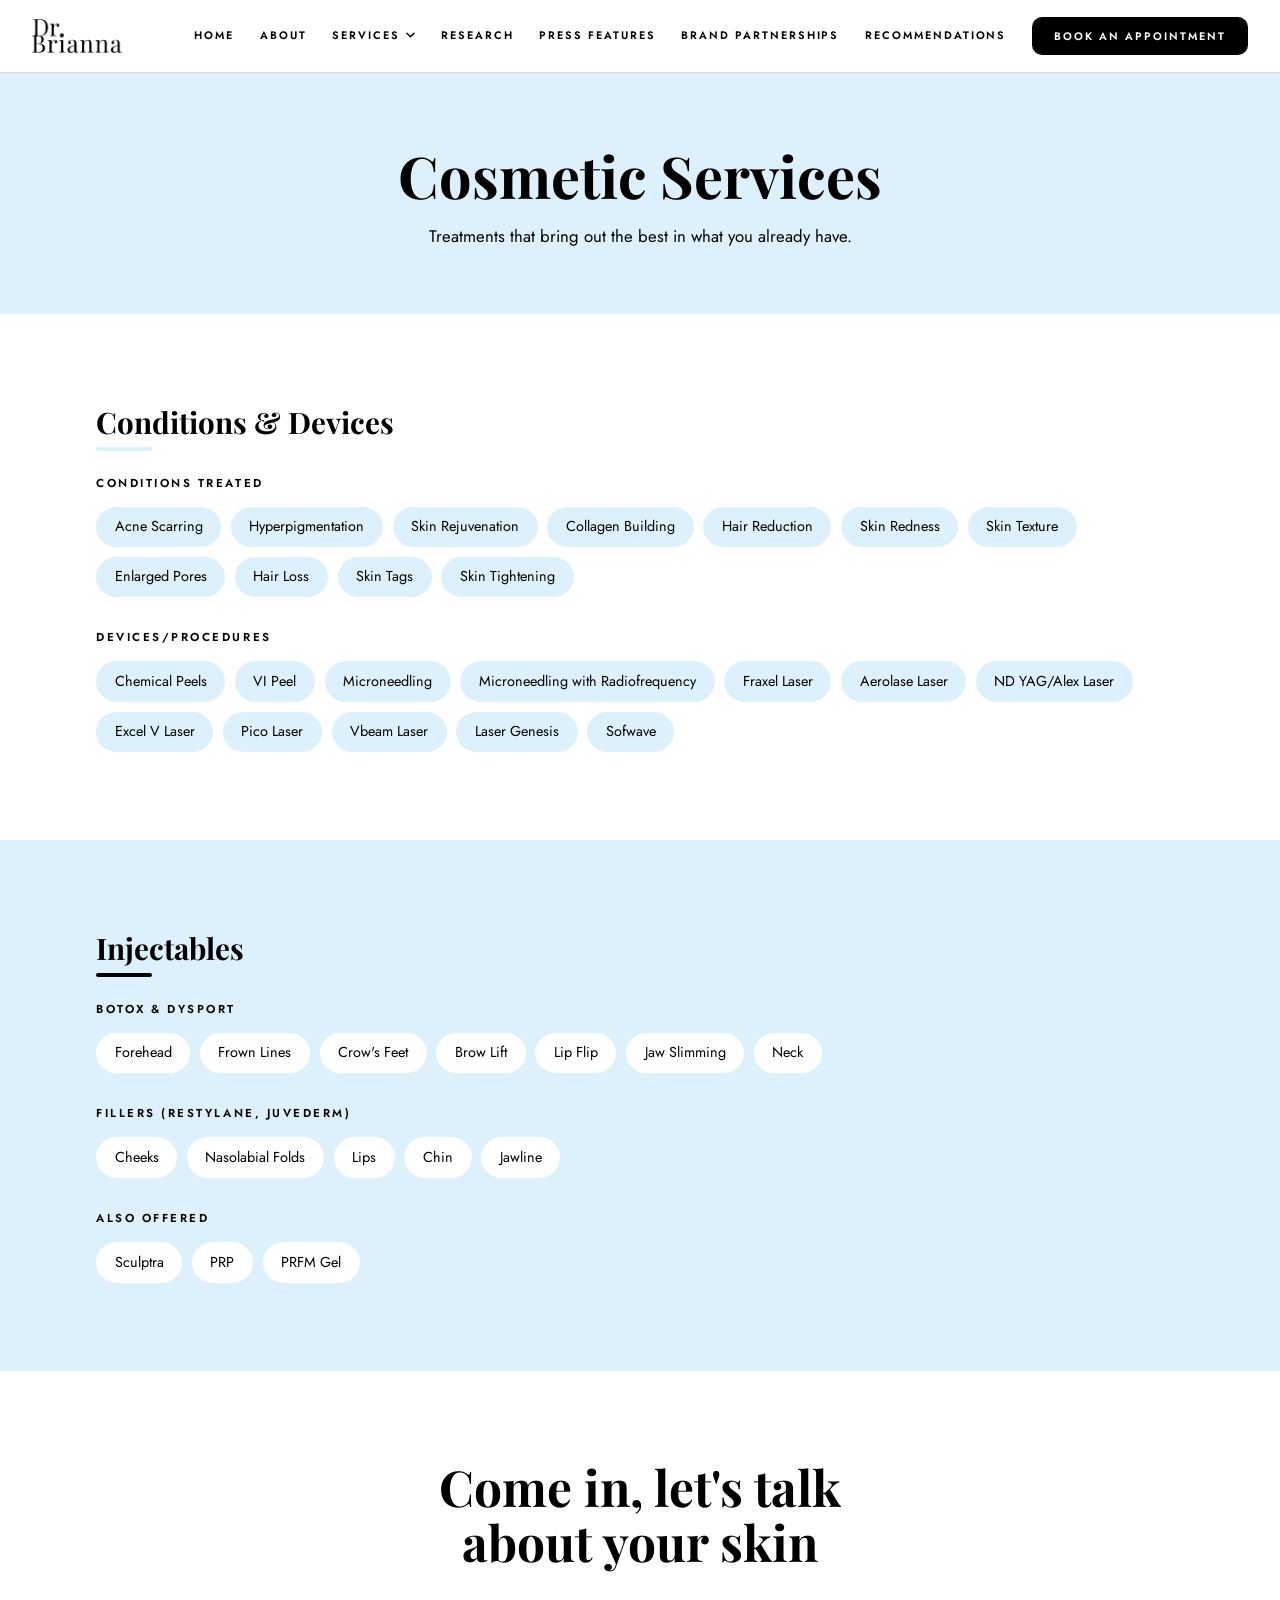
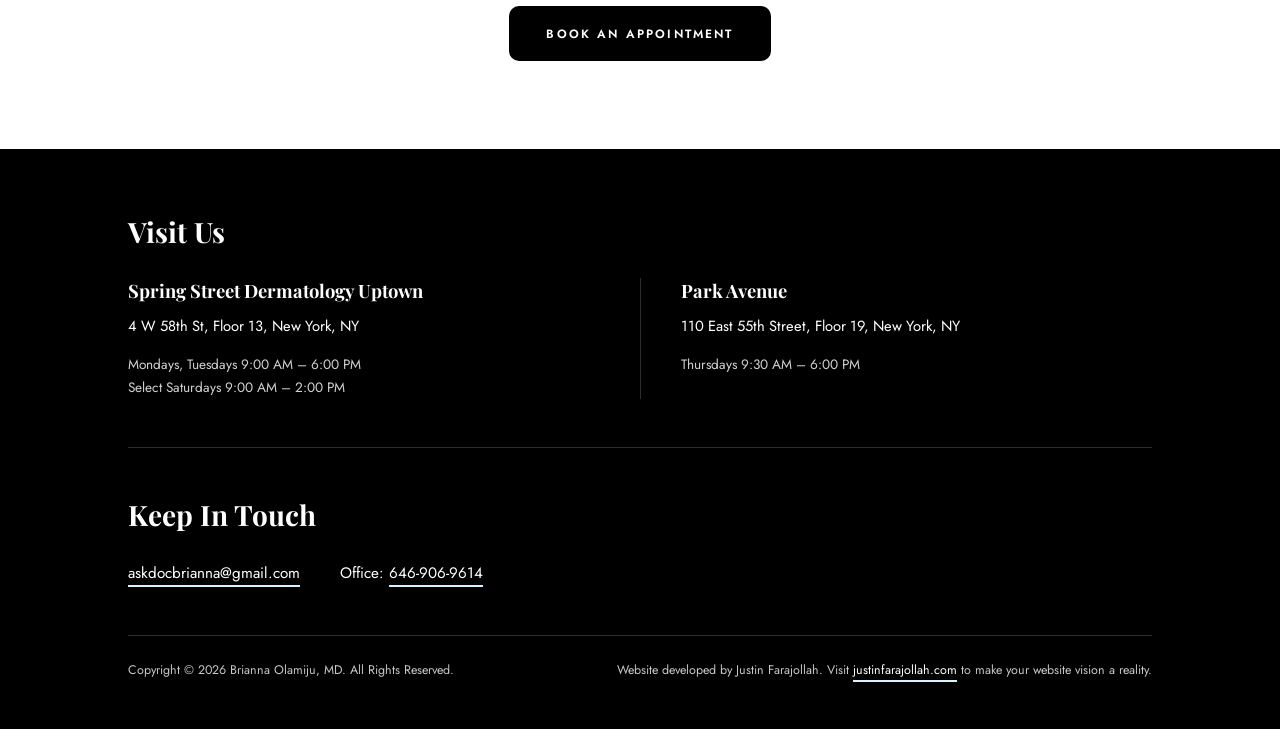
<file: cosmetic-services.html>
<!DOCTYPE html>
<html lang="en">
<head>
<meta charset="UTF-8">
<meta name="viewport" content="width=device-width, initial-scale=1.0">
<title>Cosmetic Services | Dr. Brianna</title>
<meta name="description" content="Cosmetic dermatology with Dr. Brianna Olamiju — lasers, microneedling, chemical peels, Botox and Dysport, fillers, Sculptra, PRP and PRFM Gel.">
<link rel="icon" href="assets/favicon.ico" sizes="any">
<link rel="icon" type="image/png" sizes="16x16" href="assets/favicon-16.png">
<link rel="icon" type="image/png" sizes="32x32" href="assets/favicon-32.png">
<link rel="apple-touch-icon" sizes="180x180" href="assets/apple-touch-icon.png">
<link rel="preconnect" href="https://fonts.googleapis.com">
<link rel="preconnect" href="https://fonts.gstatic.com" crossorigin>
<link href="https://fonts.googleapis.com/css2?family=Playfair+Display:ital,wght@0,400;0,600;0,700;1,400&family=Jost:wght@300;400;500;600&display=swap" rel="stylesheet">
<link rel="stylesheet" href="styles.css">
</head>
<body>

<!-- Shared top nav, injected by script.js -->
<div id="site-nav"></div>

<main>

  <header class="page-head">
    <div class="page-head-inner">
      <h1 class="page-title">Cosmetic Services</h1>
      <p class="page-subtitle">Treatments that bring out the best in what you already have.</p>
    </div>
  </header>

  <!-- Same scannable pill layout as the medical page -->
  <section class="section">
    <div class="section-inner">
      <div class="service-group">
        <h2 class="group-heading">Conditions &amp; Devices</h2>
        <span class="group-rule" aria-hidden="true"></span>

        <div class="subgroup">
          <h3 class="subgroup-heading">Conditions Treated</h3>
          <ul class="pill-list">
            <li>Acne Scarring</li>
            <li>Hyperpigmentation</li>
            <li>Skin Rejuvenation</li>
            <li>Collagen Building</li>
            <li>Hair Reduction</li>
            <li>Skin Redness</li>
            <li>Skin Texture</li>
            <li>Enlarged Pores</li>
            <li>Hair Loss</li>
            <li>Skin Tags</li>
            <li>Skin Tightening</li>
          </ul>
        </div>

        <div class="subgroup">
          <h3 class="subgroup-heading">Devices/Procedures</h3>
          <ul class="pill-list">
            <li>Chemical Peels</li>
            <li>VI Peel</li>
            <li>Microneedling</li>
            <li>Microneedling with Radiofrequency</li>
            <li>Fraxel Laser</li>
            <li>Aerolase Laser</li>
            <li>ND YAG/Alex Laser</li>
            <li>Excel V Laser</li>
            <li>Pico Laser</li>
            <li>Vbeam Laser</li>
            <li>Laser Genesis</li>
            <li>Sofwave</li>
          </ul>
        </div>
      </div>
    </div>
  </section>

  <section class="section section-tint">
    <div class="section-inner">
      <div class="service-group">
        <h2 class="group-heading">Injectables</h2>
        <span class="group-rule" aria-hidden="true"></span>

        <div class="subgroup">
          <h3 class="subgroup-heading">Botox &amp; Dysport</h3>
          <ul class="pill-list">
            <li>Forehead</li>
            <li>Frown Lines</li>
            <li>Crow's Feet</li>
            <li>Brow Lift</li>
            <li>Lip Flip</li>
            <li>Jaw Slimming</li>
            <li>Neck</li>
          </ul>
        </div>

        <div class="subgroup">
          <h3 class="subgroup-heading">Fillers (Restylane, Juvederm)</h3>
          <ul class="pill-list">
            <li>Cheeks</li>
            <li>Nasolabial Folds</li>
            <li>Lips</li>
            <li>Chin</li>
            <li>Jawline</li>
          </ul>
        </div>

        <!-- No sub-items provided for these yet; they stand as their own
             labeled entries until treatment areas are supplied. -->
        <div class="subgroup">
          <h3 class="subgroup-heading">Also Offered</h3>
          <ul class="pill-list">
            <li>Sculptra</li>
            <li>PRP</li>
            <li>PRFM Gel</li>
          </ul>
        </div>
      </div>
    </div>
  </section>

  <section class="section cta-section">
    <div class="section-inner section-inner-narrow">
      <h2 class="cta-heading">Come in, let's talk about your skin</h2>
      <a class="btn" href="https://springstderm.com/physicians/dr-olamiju/" target="_blank" rel="noopener noreferrer">Book An Appointment</a>
    </div>
  </section>

</main>

<!-- Shared footer, injected by script.js -->
<div id="site-footer"></div>

<script src="script.js"></script>
</body>
</html>
</file>
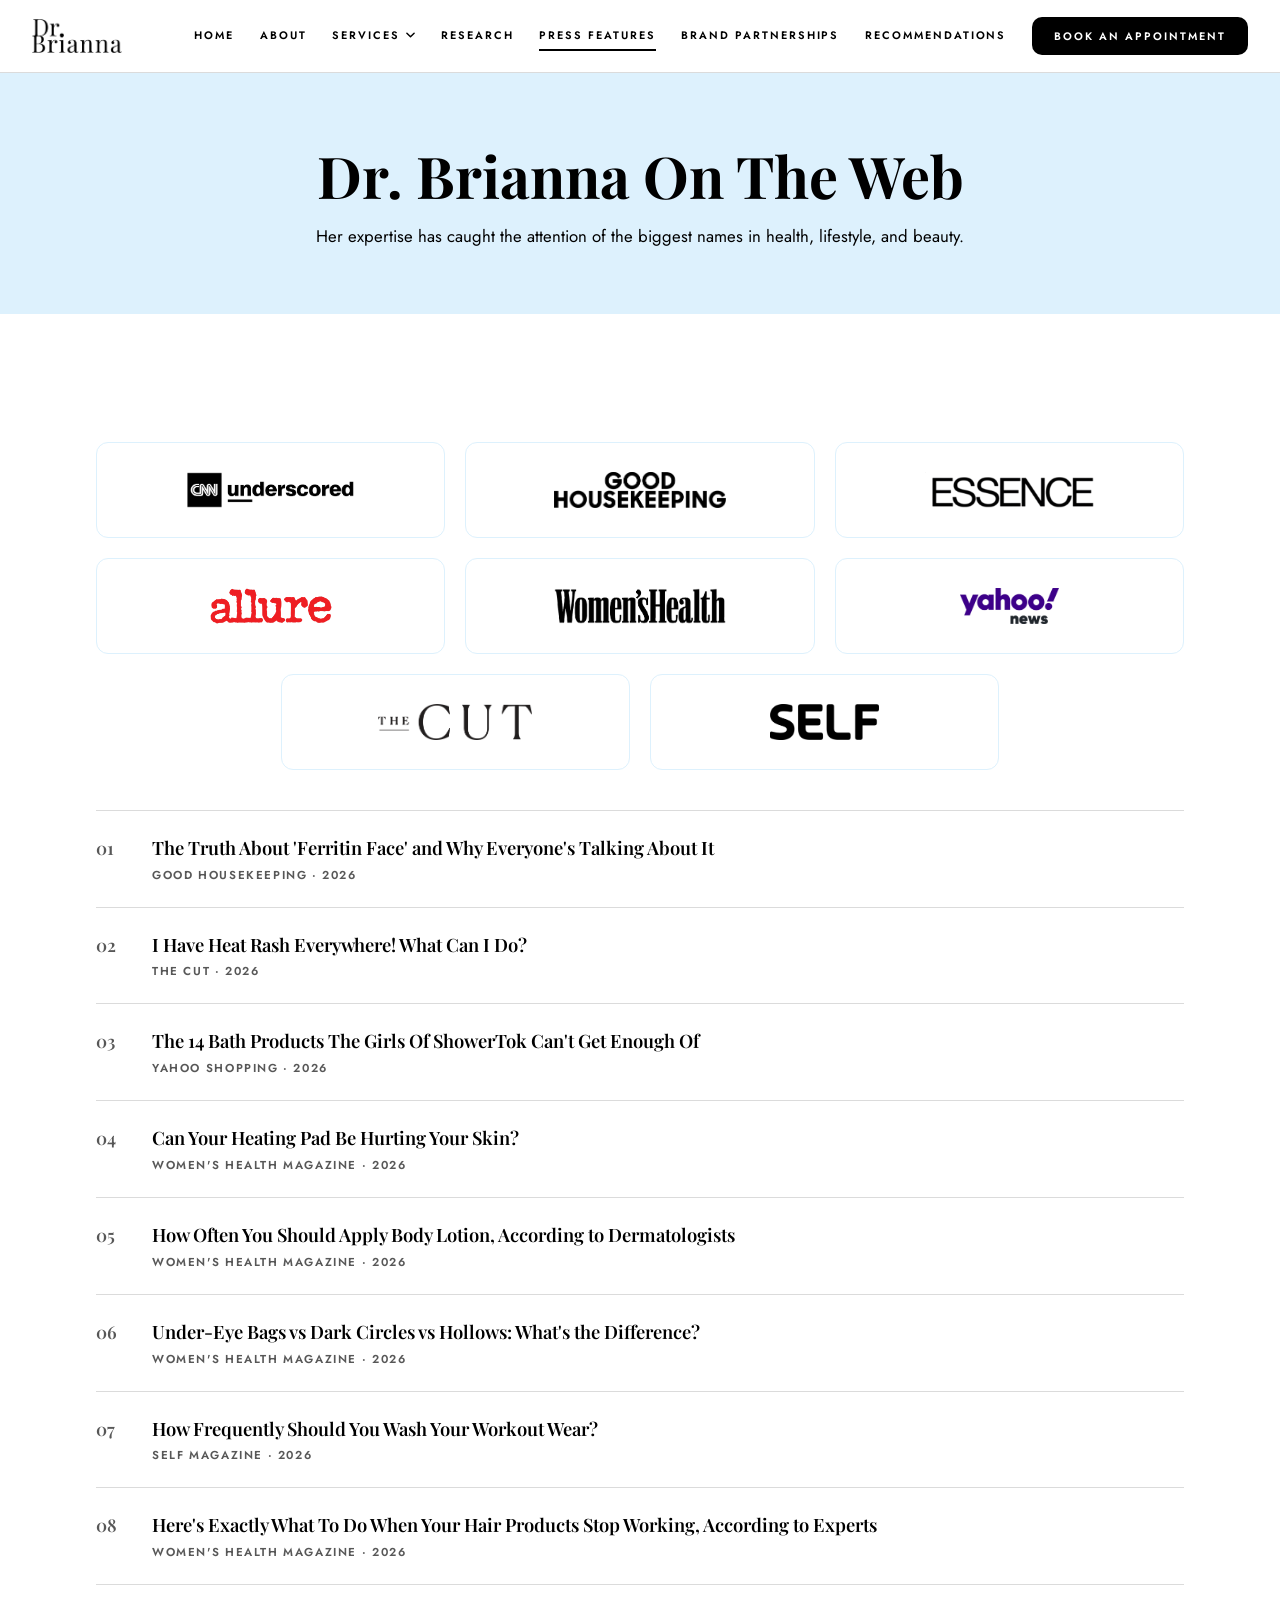
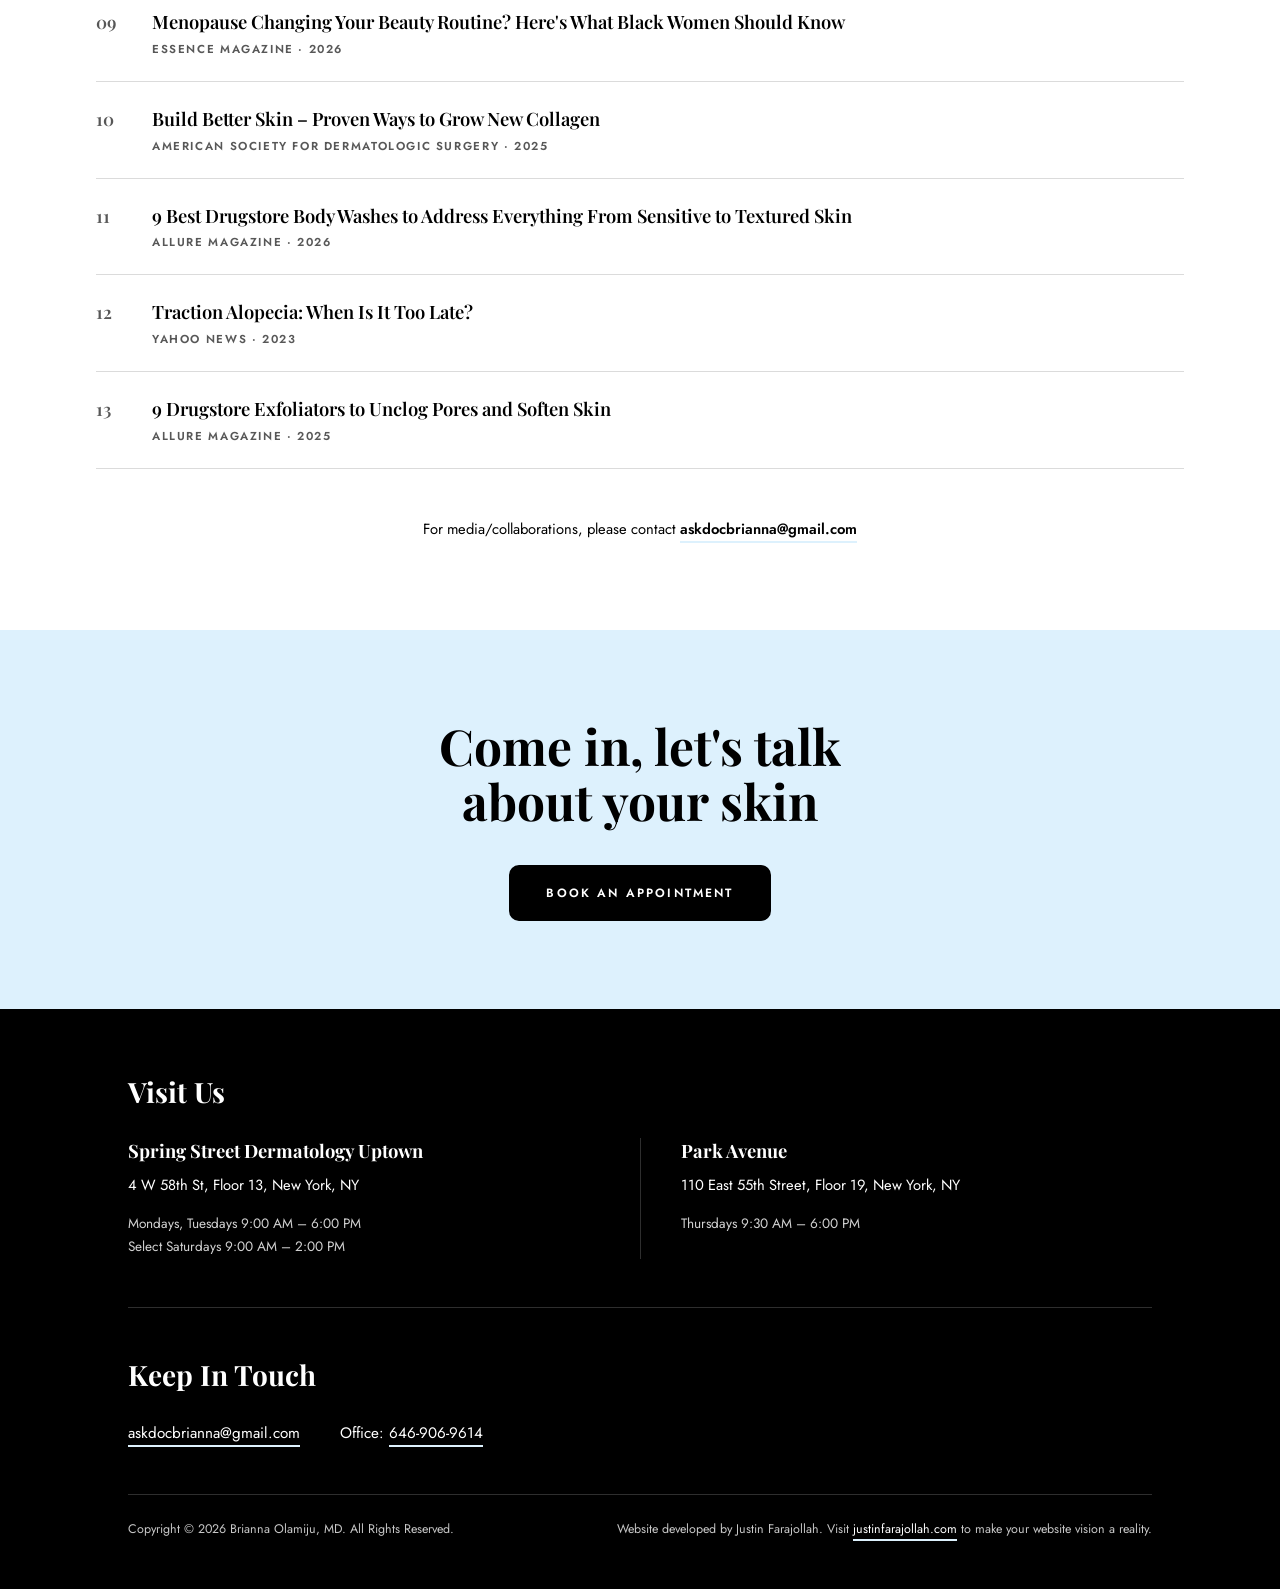
<file: features.html>
<!DOCTYPE html>
<html lang="en">
<head>
<meta charset="UTF-8">
<meta name="viewport" content="width=device-width, initial-scale=1.0">
<title>Dr. Brianna On The Web | Media Features</title>
<meta name="description" content="Dr. Brianna Olamiju's media features and expert commentary across health, lifestyle, and beauty publications.">
<link rel="icon" href="assets/favicon.ico" sizes="any">
<link rel="icon" type="image/png" sizes="16x16" href="assets/favicon-16.png">
<link rel="icon" type="image/png" sizes="32x32" href="assets/favicon-32.png">
<link rel="apple-touch-icon" sizes="180x180" href="assets/apple-touch-icon.png">
<link rel="preconnect" href="https://fonts.googleapis.com">
<link rel="preconnect" href="https://fonts.gstatic.com" crossorigin>
<link href="https://fonts.googleapis.com/css2?family=Playfair+Display:ital,wght@0,400;0,600;0,700;1,400&family=Jost:wght@300;400;500;600&display=swap" rel="stylesheet">
<link rel="stylesheet" href="styles.css">
</head>
<body>

<!-- Shared top nav, injected by script.js -->
<div id="site-nav"></div>

<main>

  <header class="page-head">
    <div class="page-head-inner">
      <h1 class="page-title">Dr. Brianna On The Web</h1>
      <p class="page-subtitle">Her expertise has caught the attention of the biggest names in health, lifestyle, and beauty.</p>
    </div>
  </header>

  <section class="section">
    <div class="section-inner">

      <div class="logo-row logo-row-6">
        <div class="logo-box"><img src="images/cnn-underscored-logo.webp" alt="CNN Underscored"></div>
        <div class="logo-box"><img src="images/good-housekeeping-logo.webp" alt="Good Housekeeping"></div>
        <div class="logo-box"><img src="images/essence-logo.webp" alt="Essence"></div>
        <div class="logo-box"><img src="images/allure-logo.webp" alt="Allure"></div>
        <div class="logo-box"><img src="images/womens-health-logo.webp" alt="Women's Health"></div>
        <div class="logo-box"><img src="images/yahoo-news-logo.webp" alt="Yahoo News"></div>
        <div class="logo-box"><img src="images/the-cut-logo.webp" alt="The Cut"></div>
        <div class="logo-box"><img src="images/self-logo.webp" alt="SELF Magazine"></div>
      </div>

      <!-- Press index, styled after a newspaper's numbered article list:
           serif headline, a byline-style outlet/year line, thin hairline
           dividers between entries. Add new features by appending another
           .press-item — the numbering is automatic (CSS counter). -->
      <ol class="press-list">
        <li class="press-item">
          <a class="press-link" href="https://www.goodhousekeeping.com/health/wellness/a73762113/ferritin-face-low-iron/" target="_blank" rel="noopener noreferrer">
            <span class="press-headline">The Truth About 'Ferritin Face' and Why Everyone's Talking About It</span>
            <span class="press-meta">Good Housekeeping &middot; 2026</span>
          </a>
        </li>
        <li class="press-item">
          <a class="press-link" href="https://www.thecut.com/article/heat-rash-symptoms-cures-and-products.html" target="_blank" rel="noopener noreferrer">
            <span class="press-headline">I Have Heat Rash Everywhere! What Can I Do?</span>
            <span class="press-meta">The Cut &middot; 2026</span>
          </a>
        </li>
        <li class="press-item">
          <a class="press-link" href="https://shopping.yahoo.com/beauty/skincare/article/the-14-bath-products-the-girls-of-showertok-cant-get-enough-of-210952874.html" target="_blank" rel="noopener noreferrer">
            <span class="press-headline">The 14 Bath Products The Girls Of ShowerTok Can't Get Enough Of</span>
            <span class="press-meta">Yahoo Shopping &middot; 2026</span>
          </a>
        </li>
        <li class="press-item">
          <a class="press-link" href="https://www.womenshealthmag.com/beauty/a71241941/heating-pad-skin-damage/" target="_blank" rel="noopener noreferrer">
            <span class="press-headline">Can Your Heating Pad Be Hurting Your Skin?</span>
            <span class="press-meta">Women's Health Magazine &middot; 2026</span>
          </a>
        </li>
        <li class="press-item">
          <a class="press-link" href="https://www.womenshealthmag.com/beauty/a71273187/how-often-use-body-lotion/" target="_blank" rel="noopener noreferrer">
            <span class="press-headline">How Often You Should Apply Body Lotion, According to Dermatologists</span>
            <span class="press-meta">Women's Health Magazine &middot; 2026</span>
          </a>
        </li>
        <li class="press-item">
          <a class="press-link" href="https://www.womenshealthmag.com/beauty/a70639025/under-eye-bags-vs-dark-circles-vs-hollows/" target="_blank" rel="noopener noreferrer">
            <span class="press-headline">Under-Eye Bags vs Dark Circles vs Hollows: What's the Difference?</span>
            <span class="press-meta">Women's Health Magazine &middot; 2026</span>
          </a>
        </li>
        <li class="press-item">
          <a class="press-link" href="https://www.self.com/story/when-to-wash-workout-clothes" target="_blank" rel="noopener noreferrer">
            <span class="press-headline">How Frequently Should You Wash Your Workout Wear?</span>
            <span class="press-meta">SELF Magazine &middot; 2026</span>
          </a>
        </li>
        <li class="press-item">
          <a class="press-link" href="https://www.womenshealthmag.com/beauty/a70576577/hair-products-stopped-working/" target="_blank" rel="noopener noreferrer">
            <span class="press-headline">Here's Exactly What To Do When Your Hair Products Stop Working, According to Experts</span>
            <span class="press-meta">Women's Health Magazine &middot; 2026</span>
          </a>
        </li>
        <li class="press-item">
          <a class="press-link" href="https://www.essence.com/beauty/menopause-changes-beauty-routine-skin-hair-nails-black-women" target="_blank" rel="noopener noreferrer">
            <span class="press-headline">Menopause Changing Your Beauty Routine? Here's What Black Women Should Know</span>
            <span class="press-meta">Essence Magazine &middot; 2026</span>
          </a>
        </li>
        <li class="press-item">
          <a class="press-link" href="https://www.youtube.com/watch?v=nObaQzr3r4I&t=615s" target="_blank" rel="noopener noreferrer">
            <span class="press-headline">Build Better Skin &ndash; Proven Ways to Grow New Collagen</span>
            <span class="press-meta">American Society for Dermatologic Surgery &middot; 2025</span>
          </a>
        </li>
        <li class="press-item">
          <a class="press-link" href="https://www.allure.com/story/best-drugstore-body-washes" target="_blank" rel="noopener noreferrer">
            <span class="press-headline">9 Best Drugstore Body Washes to Address Everything From Sensitive to Textured Skin</span>
            <span class="press-meta">Allure Magazine &middot; 2026</span>
          </a>
        </li>
        <li class="press-item">
          <a class="press-link" href="https://www.yahoo.com/news/traction-alopecia-too-140000967.html" target="_blank" rel="noopener noreferrer">
            <span class="press-headline">Traction Alopecia: When Is It Too Late?</span>
            <span class="press-meta">Yahoo News &middot; 2023</span>
          </a>
        </li>
        <li class="press-item">
          <a class="press-link" href="https://www.allure.com/story/best-drugstore-exfoliators#experts" target="_blank" rel="noopener noreferrer">
            <span class="press-headline">9 Drugstore Exfoliators to Unclog Pores and Soften Skin</span>
            <span class="press-meta">Allure Magazine &middot; 2025</span>
          </a>
        </li>
      </ol>

      <p class="media-contact" style="margin-top:3rem;">
        For media/collaborations, please contact
        <a class="inline-link" href="mailto:askdocbrianna@gmail.com">askdocbrianna@gmail.com</a>
      </p>

    </div>
  </section>

  <section class="section section-tint cta-section">
    <div class="section-inner section-inner-narrow">
      <h2 class="cta-heading">Come in, let's talk about your skin</h2>
      <a class="btn" href="https://springstderm.com/physicians/dr-olamiju/" target="_blank" rel="noopener noreferrer">Book An Appointment</a>
    </div>
  </section>

</main>

<!-- Shared footer, injected by script.js -->
<div id="site-footer"></div>

<script src="script.js"></script>
</body>
</html>
</file>
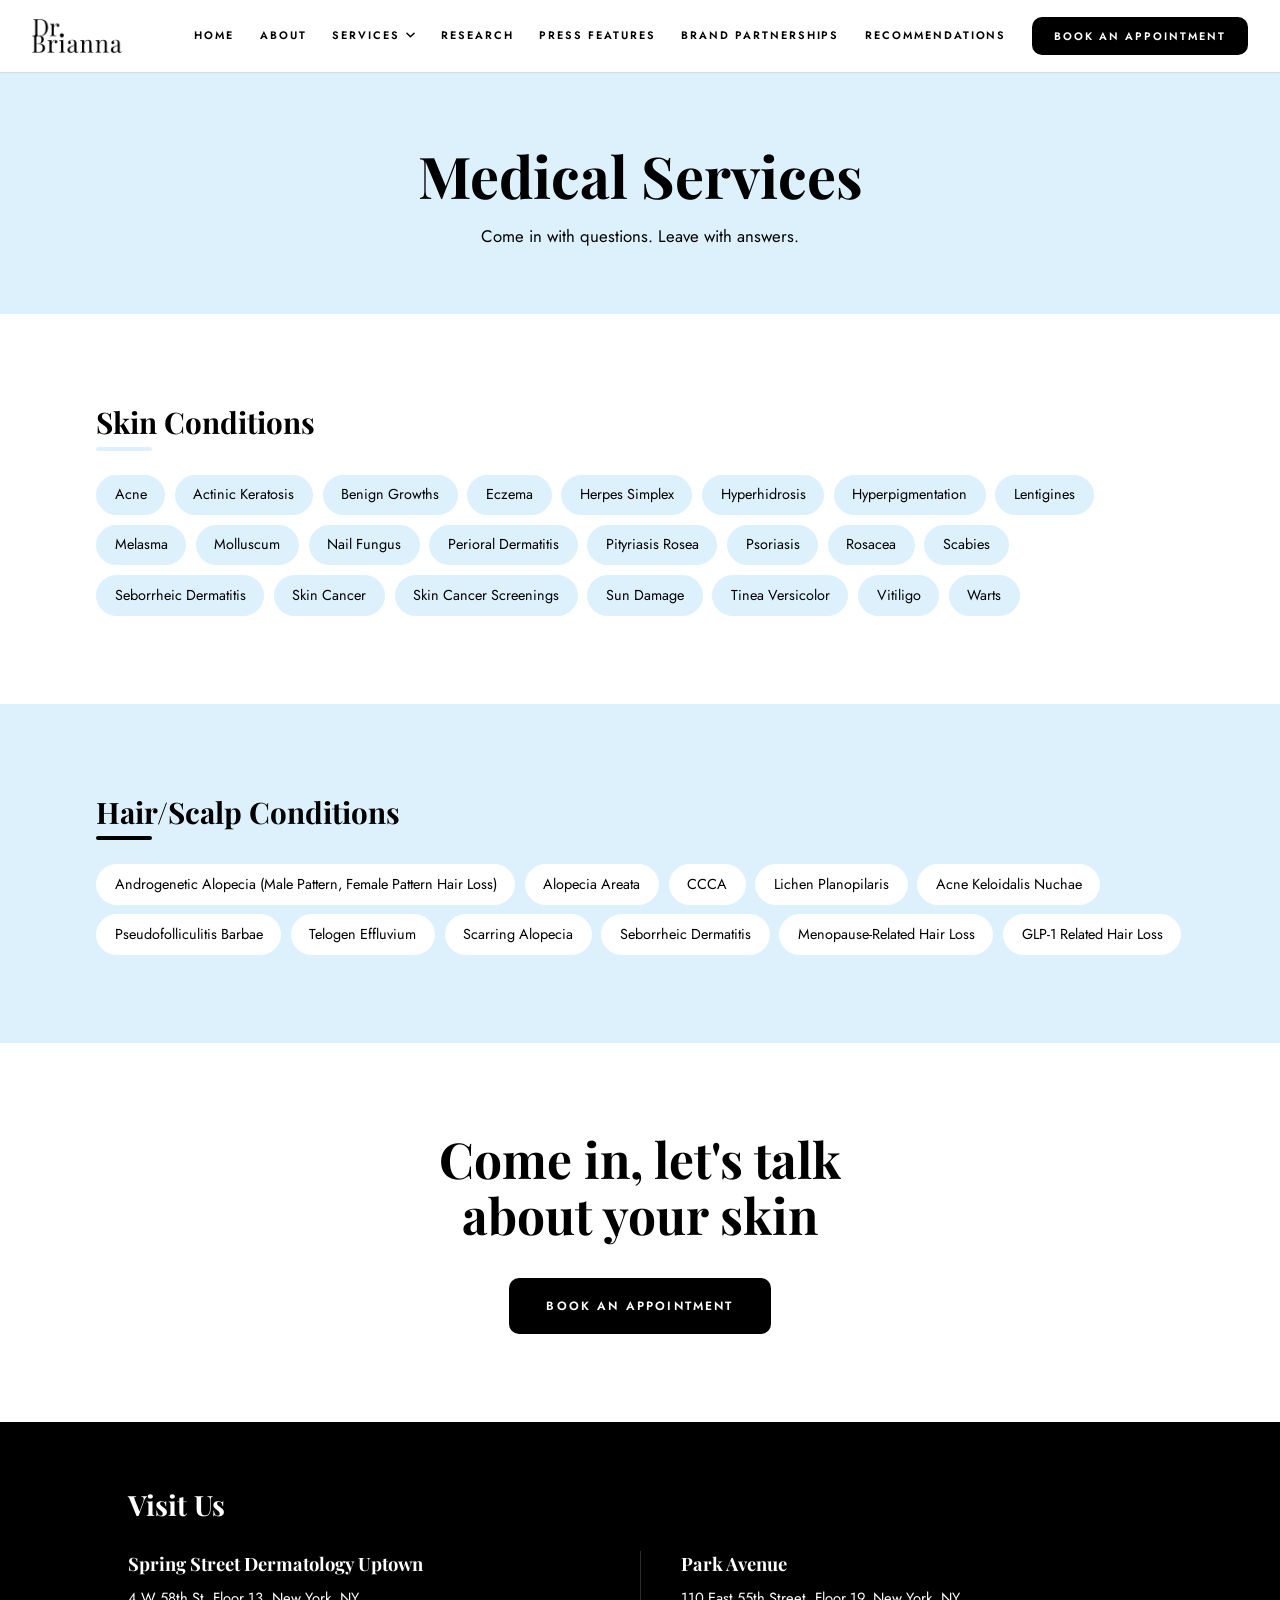
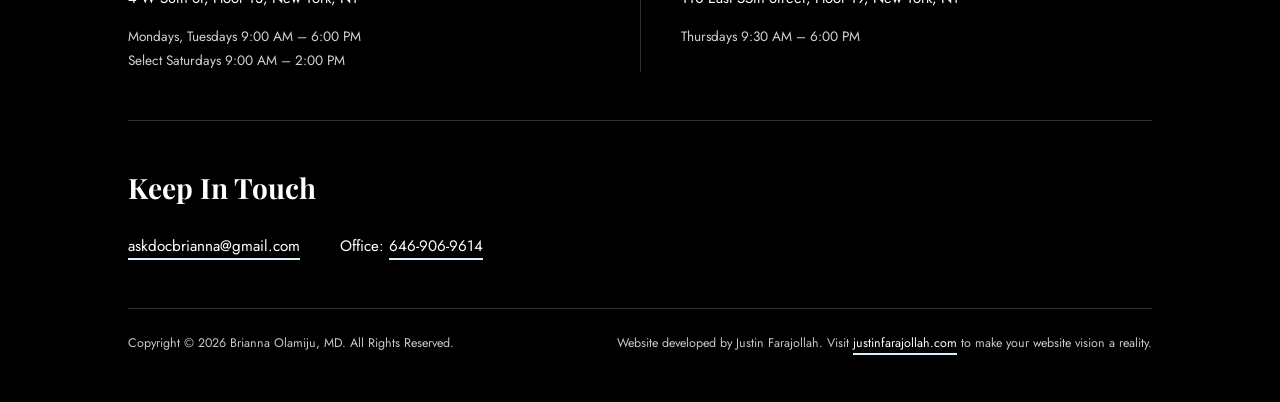
<file: medical-services.html>
<!DOCTYPE html>
<html lang="en">
<head>
<meta charset="UTF-8">
<meta name="viewport" content="width=device-width, initial-scale=1.0">
<title>Medical Services | Dr. Brianna</title>
<meta name="description" content="Medical dermatology with Dr. Brianna Olamiju — hair and scalp conditions, and a full range of skin conditions including acne, eczema, psoriasis, dermatitis, and skin cancer screening.">
<link rel="icon" href="assets/favicon.ico" sizes="any">
<link rel="icon" type="image/png" sizes="16x16" href="assets/favicon-16.png">
<link rel="icon" type="image/png" sizes="32x32" href="assets/favicon-32.png">
<link rel="apple-touch-icon" sizes="180x180" href="assets/apple-touch-icon.png">
<link rel="preconnect" href="https://fonts.googleapis.com">
<link rel="preconnect" href="https://fonts.gstatic.com" crossorigin>
<link href="https://fonts.googleapis.com/css2?family=Playfair+Display:ital,wght@0,400;0,600;0,700;1,400&family=Jost:wght@300;400;500;600&display=swap" rel="stylesheet">
<link rel="stylesheet" href="styles.css">
</head>
<body>

<!-- Shared top nav, injected by script.js -->
<div id="site-nav"></div>

<main>

  <header class="page-head">
    <div class="page-head-inner">
      <h1 class="page-title">Medical Services</h1>
      <p class="page-subtitle">Come in with questions. Leave with answers.</p>
    </div>
  </header>

  <!-- Pill layout rather than prose: these lists are long and meant to be
       scanned for a condition, not read start to finish. -->
  <section class="section">
    <div class="section-inner">
      <div class="service-group">
        <h2 class="group-heading">Skin Conditions</h2>
        <span class="group-rule" aria-hidden="true"></span>
        <ul class="pill-list">
          <li>Acne</li>
          <li>Actinic Keratosis</li>
          <li>Benign Growths</li>
          <li>Eczema</li>
          <li>Herpes Simplex</li>
          <li>Hyperhidrosis</li>
          <li>Hyperpigmentation</li>
          <li>Lentigines</li>
          <li>Melasma</li>
          <li>Molluscum</li>
          <li>Nail Fungus</li>
          <li>Perioral Dermatitis</li>
          <li>Pityriasis Rosea</li>
          <li>Psoriasis</li>
          <li>Rosacea</li>
          <li>Scabies</li>
          <li>Seborrheic Dermatitis</li>
          <li>Skin Cancer</li>
          <li>Skin Cancer Screenings</li>
          <li>Sun Damage</li>
          <li>Tinea Versicolor</li>
          <li>Vitiligo</li>
          <li>Warts</li>
        </ul>
      </div>
    </div>
  </section>

  <section class="section section-tint">
    <div class="section-inner">
      <div class="service-group">
        <h2 class="group-heading">Hair/Scalp Conditions</h2>
        <span class="group-rule" aria-hidden="true"></span>
        <ul class="pill-list">
          <li>Androgenetic Alopecia (Male Pattern, Female Pattern Hair Loss)</li>
          <li>Alopecia Areata</li>
          <li>CCCA</li>
          <li>Lichen Planopilaris</li>
          <li>Acne Keloidalis Nuchae</li>
          <li>Pseudofolliculitis Barbae</li>
          <li>Telogen Effluvium</li>
          <li>Scarring Alopecia</li>
          <li>Seborrheic Dermatitis</li>
          <li>Menopause-Related Hair Loss</li>
          <li>GLP-1 Related Hair Loss</li>
        </ul>
      </div>
    </div>
  </section>

  <section class="section cta-section">
    <div class="section-inner section-inner-narrow">
      <h2 class="cta-heading">Come in, let's talk about your skin</h2>
      <a class="btn" href="https://springstderm.com/physicians/dr-olamiju/" target="_blank" rel="noopener noreferrer">Book An Appointment</a>
    </div>
  </section>

</main>

<!-- Shared footer, injected by script.js -->
<div id="site-footer"></div>

<script src="script.js"></script>
</body>
</html>
</file>
<file: styles.css>
/* ==========================================================================
   Dr. Brianna — Medical & Cosmetic Dermatology
   --------------------------------------------------------------------------
   Palette roles (strict):
     --white  page background, dominant surface
     --black  ALL text, buttons, nav, primary structure
     --tint   NON-TEXT ONLY — section washes, hover states, borders, accents.
              Black text on --tint passes contrast, so --tint may carry a full
              section background; text is never coloured --tint.
   Homepage sections alternate --white / --tint down the page.
   ========================================================================== */

:root {
  --white: #FFFFFF;
  --black: #000000;
  --tint:  #DDF1FD;

  /* derived, still black ink — used for secondary copy and hairlines */
  --black-soft: rgba(0, 0, 0, 0.66);
  --rule: rgba(0, 0, 0, 0.14);
  --rule-tint: #DDF1FD;
  --shadow: 0 14px 34px rgba(0, 0, 0, 0.10);

  --serif: 'Playfair Display', Georgia, serif;
  --sans: 'Jost', Helvetica, Arial, sans-serif;

  --nav-h: 4.5rem;
}

* { box-sizing: border-box; }

html { scroll-behavior: smooth; }

html, body { margin: 0; padding: 0; }

@media (prefers-reduced-motion: reduce) {
  html { scroll-behavior: auto; }
}

body {
  font-family: var(--sans);
  color: var(--black);
  background: var(--white);
  overflow-x: hidden;
}

a { color: inherit; text-decoration: none; }

ul { list-style: none; margin: 0; padding: 0; }

img { max-width: 100%; }

@keyframes fadeInUp {
  from { opacity: 0; transform: translateY(24px); }
  to   { opacity: 1; transform: translateY(0); }
}

@keyframes fadeIn {
  from { opacity: 0; }
  to   { opacity: 1; }
}

@keyframes fadeOutDown {
  from { opacity: 1; transform: translateY(0); }
  to   { opacity: 0; transform: translateY(10px); }
}

/* ---------- SHARED SECTION SHELL ---------- */

/* Every band on the site is a .section; the wash alternates by adding
   .section-tint. No section is full-viewport-height — this site's content
   is page-based rather than a single scrolling deck. */
.section {
  width: 100%;
  background: var(--white);
  padding: 5.5rem 2rem;
}

.section-tint {
  background: var(--tint);
}

.section-inner {
  max-width: 68rem;
  margin: 0 auto;
}

.section-inner-narrow {
  max-width: 46rem;
}

.section-heading {
  font-family: var(--serif);
  font-weight: 700;
  font-size: clamp(2.1rem, 3.6vw, 3.1rem);
  line-height: 1.08;
  margin: 0 0 1.75rem;
  color: var(--black);
  text-wrap: balance;
}

.section-heading-center {
  text-align: center;
}

.body-text {
  font-size: 1rem;
  line-height: 1.75;
  color: var(--black);
  margin: 0 0 1.25rem;
  max-width: 42rem;
}

.body-text:last-child { margin-bottom: 0; }

/* Emphasis for named credentials within a paragraph — same rule style as
   .text-link's hover state (2px black border-bottom), just always on. */
.credential {
  font-weight: 700;
  border-bottom: 2px solid var(--black);
  padding-bottom: 2px;
}

/* The standard "keep going" link: black ink, tint underline. */
.text-link {
  display: inline-block;
  margin-top: 0.5rem;
  font-size: 0.85rem;
  font-weight: 600;
  letter-spacing: 0.05em;
  color: var(--black);
  border-bottom: 2px solid var(--tint);
  padding-bottom: 2px;
  transition: border-color 0.2s ease;
}

.text-link:hover,
.text-link:focus-visible {
  border-bottom-color: var(--black);
}

.btn {
  display: inline-block;
  background: var(--black);
  color: var(--white);
  padding: 1.05rem 2.2rem;
  border-radius: 10px;
  font-size: 0.75rem;
  font-weight: 600;
  letter-spacing: 0.18em;
  text-transform: uppercase;
  border: 2px solid var(--black);
  transition: background 0.25s ease, color 0.25s ease, transform 0.2s ease;
}

.btn:hover,
.btn:focus-visible {
  background: var(--tint);
  color: var(--black);
  transform: translateY(-2px);
}

:focus-visible {
  outline: 2px solid var(--black);
  outline-offset: 3px;
}

/* ---------- TOP NAV (persistent, injected by script.js) ---------- */

#site-nav { display: block; }

.topnav {
  position: sticky;
  top: 0;
  z-index: 50;
  background: var(--white);
  border-bottom: 1px solid var(--rule);
}

.topnav-inner {
  max-width: 82rem;
  margin: 0 auto;
  min-height: var(--nav-h);
  padding: 0 2rem;
  display: flex;
  align-items: center;
  gap: 2rem;
}

.nav-brand {
  display: flex;
  align-items: center;
  flex: 0 0 auto;
}

.nav-logo {
  display: block;
  height: 2.1rem;
  width: auto;
}

.nav-links {
  display: flex;
  align-items: center;
  gap: 1.6rem;
  margin-left: auto;
}

/* Never wrap: the row holds its natural width so a viewport too narrow
   for the full menu overflows measurably, which is the signal script.js
   uses to swap in the hamburger (see fitNav). */
.nav-links > li { flex: 0 0 auto; }

.nav-link,
.nav-dropdown-toggle {
  display: flex;
  align-items: center;
  gap: 0.4rem;
  white-space: nowrap;
  background: none;
  border: none;
  padding: 0.35rem 0;
  cursor: pointer;
  font-family: var(--sans);
  font-size: 0.68rem;
  font-weight: 600;
  letter-spacing: 0.18em;
  text-transform: uppercase;
  color: var(--black);
  border-bottom: 2px solid transparent;
  transition: border-color 0.2s ease;
}

.nav-link:hover,
.nav-link:focus-visible,
.nav-dropdown-toggle:hover,
.nav-dropdown-toggle:focus-visible,
.nav-link.is-current {
  border-bottom-color: var(--tint);
}

.nav-link.is-current { border-bottom-color: var(--black); }

.nav-cta {
  padding: 0.7rem 1.4rem;
  border-radius: 10px;
  background: var(--black);
  color: var(--white);
  border-bottom: none;
  transition: background 0.2s ease, color 0.2s ease;
}

.nav-cta:hover,
.nav-cta:focus-visible {
  background: var(--tint);
  color: var(--black);
  border-bottom: none;
}

.nav-dropdown { position: relative; }

.nav-dropdown-toggle .chev {
  width: 9px;
  height: 6px;
  flex-shrink: 0;
  transition: transform 0.25s ease;
}

.nav-dropdown.open .chev { transform: rotate(180deg); }

.nav-dropdown-panel {
  display: none;
  position: absolute;
  top: calc(100% + 0.9rem);
  left: -1rem;
  min-width: 11rem;
  background: var(--white);
  border: 1px solid var(--tint);
  border-radius: 12px;
  padding: 0.9rem 1.2rem;
  box-shadow: var(--shadow);
  z-index: 60;
}

.nav-dropdown.open .nav-dropdown-panel { display: block; }

.nav-dropdown-panel li + li { margin-top: 0.55rem; }

.nav-dropdown-panel a {
  display: inline-block;
  font-size: 0.85rem;
  font-weight: 500;
  color: var(--black);
  white-space: nowrap;
  border-bottom: 2px solid var(--tint);
  padding-bottom: 1px;
  transition: border-color 0.2s ease;
}

.nav-dropdown-panel a:hover,
.nav-dropdown-panel a:focus-visible { border-bottom-color: var(--black); }

/* ---------- MOBILE NAV (hamburger fallback) ---------- */

.mobile-nav {
  display: none;
  position: relative;
  margin-left: auto;
}

/* swap driven by measured overflow in script.js, not a width guess */
.nav-collapsed .nav-links { display: none; }
.nav-collapsed .mobile-nav { display: block; }

.nav-toggle {
  display: flex;
  flex-direction: column;
  justify-content: center;
  align-items: center;
  gap: 4px;
  /* 44px square: smallest comfortable thumb target */
  width: 44px;
  height: 44px;
  background: var(--white);
  border: 1px solid var(--tint);
  border-radius: 8px;
  padding: 0;
  cursor: pointer;
}

/* three bars -> an X: each bar keeps its own transform origin at center,
   so rotating it in place after sliding it to the middle bar's position
   (their stacked centers are 6px apart — see the gap/height math above)
   reads as one continuous X rather than a bar spinning off-axis. */
.nav-toggle .bar {
  width: 20px;
  height: 2px;
  border-radius: 2px;
  background: var(--black);
  transition: transform 0.3s ease, opacity 0.2s ease;
}

.nav-toggle.is-open .bar:nth-child(1) { transform: translateY(6px) rotate(45deg); }
.nav-toggle.is-open .bar:nth-child(2) { opacity: 0; }
.nav-toggle.is-open .bar:nth-child(3) { transform: translateY(-6px) rotate(-45deg); }

/* Full-screen panel, not a dropdown: it starts right under the sticky top
   bar (which stays visible and in place above it) and fills the rest of
   the viewport. [hidden] needs an explicit override here — an author
   `display` on .mobile-menu would otherwise outrank the UA [hidden] rule
   at equal specificity and the panel would never actually hide. */
.mobile-menu[hidden] { display: none; }

.mobile-menu {
  position: fixed;
  top: var(--nav-h);
  left: 0;
  right: 0;
  bottom: 0;
  background: var(--white);
  z-index: 60;
  display: flex;
  flex-direction: column;
  justify-content: center;
  align-items: flex-start;
  gap: 1.1rem;
  padding: 2rem 2rem 3rem;
  overflow-y: auto;
}

/* Closing plays this once (script.js adds the class, then swaps in
   [hidden] once it finishes) instead of the instant cut [hidden] alone
   would give it. 0.22s — quicker than any single word's 0.6s fade-in,
   let alone the full ~1s staggered reveal — so dismissing feels snappy
   next to the more leisurely, delightful entrance. */
.mobile-menu.closing {
  animation: fadeOutDown 0.22s ease forwards;
}

/* Body scroll locks behind the full-screen panel while it's open. */
body.nav-menu-open { overflow: hidden; }

/* .mobile-menu-link (a class, not the > a combinator) so .mobile-menu-cta
   below — same specificity, later in the file — can still win back its
   own font treatment for the one entry that isn't a plain "word". */
.mobile-menu-link {
  font-family: var(--serif);
  font-weight: 400;
  font-size: clamp(1.75rem, 8vw, 2.25rem);
  line-height: 1.3;
  letter-spacing: 0;
  text-transform: none;
  color: var(--black);
  border-bottom: 2px solid transparent;
  padding-bottom: 2px;
  width: fit-content;
  opacity: 0;
  animation: fadeInUp 0.6s ease forwards;
}

/* Every entry is a direct <a> child of the panel (the Services group is
   already flattened into plain links by script.js), so position alone
   staggers all of them, CTA included — each fades/lifts in on its own
   beat, the same entrance the hero text uses, restarting every time the
   panel goes from [hidden] to shown. */

.mobile-menu > a:nth-child(1) { animation-delay: 0.1s; }
.mobile-menu > a:nth-child(2) { animation-delay: 0.16s; }
.mobile-menu > a:nth-child(3) { animation-delay: 0.22s; }
.mobile-menu > a:nth-child(4) { animation-delay: 0.28s; }
.mobile-menu > a:nth-child(5) { animation-delay: 0.34s; }
.mobile-menu > a:nth-child(6) { animation-delay: 0.4s; }
.mobile-menu > a:nth-child(7) { animation-delay: 0.46s; }
.mobile-menu > a:nth-child(8) { animation-delay: 0.52s; }
.mobile-menu > a:nth-child(9) { animation-delay: 0.58s; }

.mobile-menu-link:hover,
.mobile-menu-link:focus-visible,
.mobile-menu-link:active {
  border-bottom-color: var(--tint);
}

/* the page you're already on, underlined the same way it is in the
   desktop nav (.nav-link.is-current) */
.mobile-menu-link.is-current {
  border-bottom-color: var(--black);
}

/* Book an Appointment keeps the site's normal CTA-pill treatment (small
   uppercase sans, filled black) rather than the large serif words around
   it — it's a button, not one of the "words," and staying visually
   consistent with every other Book an Appointment button is what makes
   it read as the one actionable item here. */
.mobile-menu-cta {
  font-family: var(--sans);
  font-size: 0.85rem;
  font-weight: 600;
  letter-spacing: 0.1em;
  line-height: normal;
  justify-content: center;
  width: 100%;
  margin-top: 0.75rem;
  padding: 1rem 1rem;
  border-radius: 10px;
  background: var(--black);
  color: var(--white);
  border-bottom: none;
  white-space: nowrap;
}

.mobile-menu-cta:hover {
  background: var(--tint);
  color: var(--black);
}

/* ---------- HERO ---------- */

/* No bottom padding: the portrait bleeds all the way to the section's
   own bottom edge (see .hero-portrait-wrap's align-self below), rather
   than floating with a gap underneath it. */
.hero {
  background: var(--white);
  padding: 4rem 2rem 0;
}

.hero-inner {
  max-width: 76rem;
  margin: 0 auto;
  min-height: calc(82vh - var(--nav-h));
  display: grid;
  grid-template-columns: 1.05fr 0.95fr;
  align-items: center;
  gap: 2.5rem;
}

.hero-copy {
  text-align: left;
}

.hero-name {
  font-family: var(--serif);
  font-weight: 400;
  font-size: clamp(2.75rem, 6.4vw, 5.25rem);
  line-height: 1;
  letter-spacing: -0.01em;
  margin: 0;
  color: var(--black);
  opacity: 0;
  animation: fadeInUp 0.9s ease forwards;
  animation-delay: 0.15s;
}

/* tucked close under the name, on purpose — this and .hero-name read as
   one lockup, with .hero-tagline starting the next beat below */
.hero-subheading {
  margin: 0.5rem 0 0;
  text-transform: uppercase;
  letter-spacing: 0.3em;
  font-size: 0.75rem;
  font-weight: 500;
  color: var(--black);
  opacity: 0;
  animation: fadeInUp 0.9s ease forwards;
  animation-delay: 0.5s;
}

.hero-tagline {
  font-family: var(--serif);
  font-style: italic;
  font-weight: 400;
  font-size: clamp(1.15rem, 2.2vw, 1.65rem);
  line-height: 1.3;
  margin: 1.5rem 0 0;
  color: var(--black);
  opacity: 0;
  animation: fadeInUp 0.9s ease forwards;
  animation-delay: 0.85s;
}

/* a short tint rule under the subheading: accent, never ink */
.hero-rule {
  display: block;
  width: 4.5rem;
  height: 4px;
  border-radius: 2px;
  background: var(--tint);
  margin: 2.25rem 0 0;
  opacity: 0;
  animation: fadeIn 0.9s ease forwards;
  animation-delay: 1.1s;
}

.hero-cta {
  margin-top: 2.25rem;
  font-size: 0.85rem;
  opacity: 0;
  animation: fadeInUp 0.9s ease forwards;
  animation-delay: 1.3s;
}

/* align-self (not the row's align-items) bottom-docks just this column,
   so the photo's own bottom edge always touches the section's bottom
   edge while the copy column stays vertically centered beside it. */
.hero-portrait-wrap {
  display: flex;
  justify-content: flex-end;
  align-self: end;
  opacity: 0;
  animation: fadeIn 1.1s ease forwards;
  animation-delay: 0.35s;
}

.hero-portrait {
  display: block;
  width: 100%;
  max-width: 25rem;
  height: auto;
}

/* ---------- CREDENTIAL STRIP (full-width trust bar under the hero) ---------- */

/* Flat band, edge to edge — no card, no shadow, no border around the
   whole strip. Hairlines top/bottom only, so it reads as its own band
   rather than bleeding into the tint section right after it. */
.credential-strip {
  background: var(--tint);
  border-top: 1px solid rgba(0, 0, 0, 0.08);
  border-bottom: 1px solid rgba(0, 0, 0, 0.08);
  padding: 1.75rem 2rem;
}

.credential-strip-inner {
  max-width: 68rem;
  margin: 0 auto;
  display: flex;
  align-items: center;
  justify-content: center;
  flex-wrap: wrap;
}

/* Same uppercase/letter-spacing treatment as .nav-link — the established
   sans-serif system, not a new typeface. */
.credential-strip-item {
  font-family: var(--sans);
  font-weight: 600;
  font-size: 0.7rem;
  letter-spacing: 0.22em;
  text-transform: uppercase;
  color: var(--black);
  text-align: center;
}

.credential-strip-divider {
  width: 1px;
  height: 1rem;
  background: rgba(0, 0, 0, 0.22);
  margin: 0 1.75rem;
  flex-shrink: 0;
}

/* Just above the stacking breakpoint, the three names don't quite fit
   one line at full desktop spacing — tighten rather than let it wrap
   awkwardly mid-item. */
@media (min-width: 901px) and (max-width: 1100px) {
  .credential-strip-item { font-size: 0.62rem; letter-spacing: 0.14em; }
  .credential-strip-divider { margin: 0 1rem; }
}

/* ---------- SERVICE CARDS ---------- */

.card-grid {
  display: grid;
  grid-template-columns: repeat(2, minmax(0, 1fr));
  gap: 1.75rem;
  margin-top: 2.5rem;
}

.service-card {
  display: flex;
  flex-direction: column;
  gap: 0.9rem;
  padding: 2.5rem 2.25rem;
  background: var(--white);
  border: 1px solid var(--tint);
  border-radius: 16px;
  transition: transform 0.25s ease, box-shadow 0.25s ease, background 0.25s ease;
}

.service-card:hover {
  transform: translateY(-4px);
  box-shadow: var(--shadow);
  background: var(--tint);
}

.service-card h3 {
  font-family: var(--serif);
  font-weight: 700;
  font-size: 1.6rem;
  margin: 0;
  color: var(--black);
}

.service-card p {
  margin: 0;
  font-size: 0.98rem;
  line-height: 1.7;
  color: var(--black);
}

.service-card .text-link { margin-top: auto; padding-top: 0.75rem; }

/* ---------- SPLIT ROW (copy beside a media slot) ---------- */

.split {
  display: grid;
  grid-template-columns: minmax(0, 1fr) minmax(0, 1fr);
  gap: 3rem;
  align-items: center;
}

.split-wide-text { grid-template-columns: 1.1fr 0.9fr; }

/* Media placeholders ------------------------------------------------------
   These boxes reserve the real asset's aspect ratio, so dropping the final
   video/photo in changes the contents without reflowing the page. */
.media-placeholder {
  display: flex;
  align-items: center;
  justify-content: center;
  width: 100%;
  background: var(--tint);
  border: 1px dashed rgba(0, 0, 0, 0.25);
  border-radius: 16px;
  color: var(--black-soft);
  font-size: 0.75rem;
  font-weight: 600;
  letter-spacing: 0.22em;
  text-transform: uppercase;
  text-align: center;
  padding: 1rem;
}

.media-video { aspect-ratio: 16 / 9; }

/* the real video, once dropped in, occupies the same 16:9 slot */
.home-video {
  display: block;
  width: 100%;
  aspect-ratio: 16 / 9;
  border-radius: 16px;
  background: var(--tint);
  object-fit: cover;
}

.media-portrait { aspect-ratio: 3 / 4; max-width: 26rem; }

/* the real portrait, once dropped in, occupies the same slot */
.portrait-photo {
  display: block;
  width: 100%;
  max-width: 26rem;
  aspect-ratio: 3 / 4;
  object-fit: cover;
  object-position: center top;
  border-radius: 16px;
  background: var(--tint);
}

/* ---------- SOCIAL LINKS ---------- */

.social-row {
  display: flex;
  flex-wrap: wrap;
  justify-content: center;
  gap: 1.25rem;
  margin-top: 2.25rem;
}

.social-link {
  display: inline-flex;
  align-items: center;
  gap: 0.75rem;
  min-height: 44px;
  padding: 0.9rem 1.6rem;
  border: 2px solid var(--black);
  border-radius: 999px;
  font-size: 0.72rem;
  font-weight: 600;
  letter-spacing: 0.2em;
  text-transform: uppercase;
  color: var(--black);
  background: var(--white);
  transition: background 0.2s ease, transform 0.2s ease;
}

.social-link:hover,
.social-link:focus-visible {
  background: var(--tint);
  transform: translateY(-2px);
}

.social-link svg {
  width: 20px;
  height: 20px;
  flex-shrink: 0;
  fill: currentColor;
}

/* ---------- INSTAGRAM FEED (live, via Taggbox) ---------- */

.ig-feed {
  height: 34rem;
  max-height: 70vh;
  margin-top: 2.25rem;
  border-radius: 10px;
  overflow: hidden;
}

/* ---------- AS SEEN IN ---------- */

.logo-row {
  display: grid;
  grid-template-columns: repeat(4, minmax(0, 1fr));
  gap: 1.25rem;
  margin: 2.5rem 0 2.25rem;
}

/* The features page carries a variable number of outlets (currently
   seven), so unlike .logo-row's fixed 4-item grid, this is flexbox with
   justify-content:center — a wrapped incomplete last row centers itself
   automatically instead of leaving a lone logo stranded on the left. */
.logo-row-6 {
  display: flex;
  flex-wrap: wrap;
  justify-content: center;
}

.logo-row-6 .logo-box {
  flex: 0 0 calc((100% - 2 * 1.25rem) / 3);
  max-width: calc((100% - 2 * 1.25rem) / 3);
}

.logo-box {
  display: flex;
  align-items: center;
  justify-content: center;
  min-height: 6rem;
  padding: 1rem 1.5rem;
  background: var(--white);
  border: 1px solid var(--tint);
  border-radius: 12px;
  font-family: var(--serif);
  font-weight: 600;
  font-size: 1.05rem;
  color: var(--black);
  text-align: center;
  transition: transform 0.25s ease, box-shadow 0.25s ease, background 0.25s ease;
}

.logo-box:hover {
  transform: translateY(-4px);
  box-shadow: var(--shadow);
  background: var(--tint);
}

.logo-box img {
  display: block;
  max-width: 100%;
  max-height: 2.25rem;
  width: auto;
  height: auto;
}

.media-contact {
  margin: 0;
  font-size: 0.92rem;
  line-height: 1.7;
  color: var(--black);
  text-align: center;
}

.media-contact-cta {
  margin: 1.5rem 0 0;
  text-align: center;
}

.inline-link {
  color: var(--black);
  border-bottom: 2px solid var(--tint);
  padding-bottom: 1px;
  font-weight: 600;
  transition: border-color 0.2s ease;
}

.inline-link:hover,
.inline-link:focus-visible { border-bottom-color: var(--black); }

/* ---------- TESTIMONIALS ---------- */

.quote-stack {
  display: flex;
  flex-direction: column;
  gap: 2.75rem;
  margin-top: 2.5rem;
}

.quote-block {
  width: 62%;
  margin: 0;
}

.quote-left  { align-self: flex-start; text-align: left; }
.quote-right { align-self: flex-end;   text-align: right; }

.quote-block blockquote {
  margin: 0;
  font-family: var(--serif);
  font-weight: 400;
  font-size: clamp(1.02rem, 1.45vw, 1.22rem);
  line-height: 1.65;
  color: var(--black);
  text-wrap: pretty;
}

/* ---------- CLOSING CTA ---------- */

.cta-section { text-align: center; }

.cta-heading {
  font-family: var(--serif);
  font-weight: 700;
  font-size: clamp(2rem, 4vw, 3.1rem);
  line-height: 1.12;
  margin: 0 0 2.25rem;
  color: var(--black);
  text-wrap: balance;
}

/* ---------- SUBPAGE HEAD ---------- */

.page-head {
  background: var(--tint);
  padding: 4.5rem 2rem 4rem;
  text-align: center;
}

.page-head-inner { max-width: 56rem; margin: 0 auto; }

.page-title {
  font-family: var(--serif);
  font-weight: 700;
  font-size: clamp(2.4rem, 5vw, 3.6rem);
  line-height: 1.05;
  margin: 0;
  color: var(--black);
  text-wrap: balance;
}

.page-subtitle {
  margin: 1.1rem 0 0;
  font-size: 1.05rem;
  line-height: 1.6;
  color: var(--black);
  text-wrap: balance;
}

/* .page-head is always a tint wash, so a link's usual tint underline
   would vanish into it -- ink it black here, same fix as elsewhere. */
.page-head .inline-link { border-bottom-color: var(--black); }

/* ---------- ABOUT PAGE ---------- */

.about-split {
  display: grid;
  grid-template-columns: 0.85fr 1.15fr;
  gap: 3.5rem;
  align-items: start;
}

.about-photo-col { position: sticky; top: calc(var(--nav-h) + 2rem); }

/* Columbia / Yale / Weill Cornell, the three schools named in her bio.
   Sits directly under the portrait inside the same sticky column, so it
   scrolls and sticks together with her rather than on its own timing. */
.school-crests {
  display: block;
  width: 100%;
  max-width: 26rem;
  height: auto;
  margin-top: 1.5rem;
}

.about-body p {
  font-size: 1.05rem;
  line-height: 1.85;
  color: var(--black);
  margin: 0 0 1.5rem;
}

.about-body p:last-child { margin-bottom: 0; }

/* ---------- SERVICES PAGES (scannable pill lists) ---------- */

.service-group + .service-group { margin-top: 3.5rem; }

.group-heading {
  font-family: var(--serif);
  font-weight: 700;
  font-size: 1.85rem;
  margin: 0 0 0.35rem;
  color: var(--black);
}

.group-rule {
  display: block;
  width: 3.5rem;
  height: 4px;
  border-radius: 2px;
  background: var(--tint);
  margin: 0 0 1.5rem;
}

/* On a tint band the rule would disappear, so it inks black there. */
.section-tint .group-rule,
.section-tint .hero-rule { background: var(--black); }

.subgroup + .subgroup { margin-top: 2rem; }

.subgroup-heading {
  font-size: 0.72rem;
  font-weight: 600;
  letter-spacing: 0.22em;
  text-transform: uppercase;
  color: var(--black);
  margin: 0 0 1rem;
}

/* Pills, not prose: these lists are long and meant to be scanned. */
.pill-list {
  display: flex;
  flex-wrap: wrap;
  gap: 0.6rem;
}

.pill-list li {
  padding: 0.6rem 1.1rem;
  background: var(--tint);
  border: 1px solid var(--tint);
  border-radius: 999px;
  font-size: 0.9rem;
  line-height: 1.35;
  color: var(--black);
  transition: transform 0.2s ease, box-shadow 0.2s ease, background 0.2s ease, border-color 0.2s ease, color 0.2s ease;
}

/* inverted on a tint band so the pills stay legible against the wash */
.section-tint .pill-list li {
  background: var(--white);
  border-color: var(--white);
}

.pill-list li:hover {
  transform: translateY(-2px);
  box-shadow: var(--shadow);
  background: var(--black);
  border-color: var(--black);
  color: var(--white);
}

/* ---------- FEATURES PAGE: PRESS INDEX ---------- */

/* A numbered newspaper-style article list: serif headline, a byline-style
   outlet/year line, thin hairline rules between entries. The number is a
   CSS counter, not typed content, so appending a new <li> renumbers
   everything automatically. */
.press-list {
  counter-reset: press;
  list-style: none;
  margin: 2.5rem 0 0;
  padding: 0;
  border-top: 1px solid var(--rule);
}

.press-item {
  counter-increment: press;
  border-bottom: 1px solid var(--rule);
}

.press-link {
  display: grid;
  grid-template-columns: 2.5rem 1fr;
  align-items: baseline;
  gap: 0.25rem 1rem;
  padding: 1.5rem 0;
}

.press-link::before {
  content: counter(press, decimal-leading-zero);
  grid-row: 1 / 3;
  font-family: var(--serif);
  font-weight: 600;
  font-size: 1.1rem;
  color: var(--black-soft);
  font-variant-numeric: tabular-nums;
}

.press-headline {
  font-family: var(--serif);
  font-weight: 600;
  font-size: 1.15rem;
  line-height: 1.4;
  color: var(--black);
  text-wrap: pretty;
  border-bottom: 2px solid transparent;
  transition: border-color 0.2s ease;
  /* .press-headline is a grid item of .press-link, so it's blockified and
     stretches to fill its 1fr column by default — pin it to its own
     content width instead, so the hover underline traces the headline's
     own text, not the full row. */
  width: fit-content;
  max-width: 100%;
}

.press-link:hover .press-headline,
.press-link:focus-visible .press-headline {
  border-bottom-color: var(--tint);
}

.press-meta {
  grid-column: 2;
  font-size: 0.72rem;
  font-weight: 600;
  letter-spacing: 0.14em;
  text-transform: uppercase;
  color: var(--black-soft);
}

/* ---------- BRAND PARTNERSHIPS PAGE ---------- */

/* Flexbox rather than grid: with justify-content:center, a wrapped
   incomplete last line (5 tiles / 3 columns leaves 2 on the final row)
   centers itself automatically — grid has no equivalent for that without
   extra markup or nth-child hacks. */
.brand-grid {
  display: flex;
  flex-wrap: wrap;
  justify-content: center;
  gap: 3rem 2rem;
}

.brand-tile {
  display: flex;
  flex-direction: column;
  align-items: center;
  gap: 1.1rem;
  flex: 0 0 calc((100% - 4rem) / 3);
  max-width: calc((100% - 4rem) / 3);
}

/* Light tint placeholder behind the embed — Instagram's own blockquote
   already carries a native loading skeleton (the grey placeholder blocks
   baked into its markup) that paints immediately, so this is only ever
   visible for an instant before that, and again fills the gap in height
   between that skeleton and the real iframe embed.js swaps in. */
.brand-embed-wrap {
  width: 100%;
  max-width: 540px;
  min-height: 590px;
  background: var(--tint);
  border-radius: 12px;
  overflow: hidden;
}

/* Instagram hard-codes min-width:326px inline (on both the placeholder
   blockquote and the iframe that replaces it), which is wider than the
   content column on ~360px phones and clips the card's right edge. */
.brand-embed-wrap .instagram-media { min-width: 0 !important; }

/* The brand's own logo, above the embed rather than below. The wrap is a
   fixed-height box (not the image itself) so every tile reserves the same
   vertical space here regardless of that brand's own logo proportions —
   a short wide wordmark and a tall stacked lockup both center within it,
   which keeps every row's embeds starting at the same height instead of
   drifting down under whichever logo happens to render tallest. */
.brand-tile-logo-wrap {
  display: flex;
  align-items: center;
  justify-content: center;
  width: 100%;
  height: 1.65rem;
}

.brand-tile-logo {
  display: block;
  max-height: 100%;
  max-width: 100%;
  width: auto;
  height: auto;
}

@media (max-width: 900px) {
  .brand-tile {
    flex-basis: calc((100% - 2rem) / 2);
    max-width: calc((100% - 2rem) / 2);
  }
}

@media (max-width: 768px) {
  .brand-tile { flex-basis: 100%; max-width: 100%; }
  .brand-tile-logo-wrap { height: 2.1rem; }
}

/* ---------- SITE FOOTER (persistent, injected by script.js) ---------- */

.site-footer {
  background: var(--black);
  color: var(--white);
}

.site-footer-inner {
  max-width: 68rem;
  margin: 0 auto;
  padding: 4rem 2rem 3rem;
}

.footer-heading {
  font-family: var(--serif);
  font-weight: 700;
  font-size: 1.75rem;
  margin: 0 0 1.75rem;
  color: var(--white);
}

.footer-block + .footer-block {
  margin-top: 3rem;
  padding-top: 3rem;
  border-top: 1px solid rgba(255, 255, 255, 0.18);
}

/* two locations, side by side on desktop with a divider between them */
.locations {
  display: grid;
  grid-template-columns: repeat(2, minmax(0, 1fr));
  gap: 0;
}

.location {
  padding: 0 2.5rem;
}

.location:first-child { padding-left: 0; }

.location + .location {
  border-left: 1px solid rgba(255, 255, 255, 0.18);
  padding-right: 0;
}

.location h4 {
  font-family: var(--serif);
  font-weight: 700;
  font-size: 1.15rem;
  margin: 0 0 0.65rem;
  color: var(--white);
}

.location address {
  font-style: normal;
  font-size: 0.92rem;
  line-height: 1.7;
  color: var(--white);
  margin: 0 0 0.9rem;
}

.location-hours { margin: 0; }

.location-hours li {
  font-size: 0.85rem;
  line-height: 1.7;
  color: rgba(255, 255, 255, 0.82);
}

.footer-contact {
  display: flex;
  flex-wrap: wrap;
  gap: 0.5rem 2.5rem;
  margin: 0;
}

.footer-contact li {
  font-size: 0.95rem;
  line-height: 1.7;
  color: var(--white);
}

.footer-link {
  color: var(--white);
  border-bottom: 2px solid var(--tint);
  padding-bottom: 1px;
  transition: border-color 0.2s ease;
}

.footer-link:hover,
.footer-link:focus-visible { border-bottom-color: var(--white); }

.site-footer :focus-visible { outline-color: var(--tint); }

.footer-bottom {
  margin-top: 3rem;
  padding-top: 1.5rem;
  border-top: 1px solid rgba(255, 255, 255, 0.18);
  display: flex;
  justify-content: space-between;
  align-items: baseline;
  gap: 0.4rem 2rem;
  flex-wrap: wrap;
}

.footer-credit {
  margin: 0;
  font-size: 0.78rem;
  line-height: 1.7;
  color: rgba(255, 255, 255, 0.78);
}

.footer-credit.footer-dev { text-align: right; }

/* ---------- REDUCED MOTION ---------- */

.reduced-motion .hero-name,
.reduced-motion .hero-tagline,
.reduced-motion .hero-subheading,
.reduced-motion .hero-rule {
  animation: none !important;
  opacity: 1 !important;
  transform: none !important;
}

.reduced-motion .service-card:hover,
.reduced-motion .social-link:hover,
.reduced-motion .logo-box:hover,
.reduced-motion .pill-list li:hover,
.reduced-motion .btn:hover { transform: none; }

/* ---------- RESPONSIVE: BELOW 900px ---------- */

@media (max-width: 900px) {
  .about-split {
    grid-template-columns: minmax(0, 1fr);
    gap: 2.5rem;
  }

  .about-photo-col { position: static; }

  .portrait-photo,
  .media-portrait { max-width: 22rem; margin: 0 auto; }

  .school-crests { max-width: 22rem; margin: 1.5rem auto 0; }

  .split,
  .split-wide-text {
    grid-template-columns: minmax(0, 1fr);
    gap: 2rem;
  }

  /* photo stacks under the text rather than beside it */
  .hero-inner {
    grid-template-columns: minmax(0, 1fr);
    min-height: 0;
    gap: 2.5rem;
  }

  .hero-portrait-wrap { justify-content: center; }

  .hero-portrait { max-width: 18rem; }

  /* stacked, centered; dividers rotate from vertical bars to thin
     horizontal rules between lines rather than disappearing. Shares the
     hero's own 900px breakpoint rather than the usual 768px one — the
     three institution names don't fit on one line below that width, and
     switching in step with the hero avoids an in-between zone where the
     row would wrap mid-item. */
  .credential-strip { padding: 1.5rem 1.5rem; }

  .credential-strip-inner {
    flex-direction: column;
    gap: 0.85rem;
  }

  .credential-strip-divider {
    width: 2rem;
    height: 1px;
    margin: 0;
  }

  .card-grid { grid-template-columns: minmax(0, 1fr); }

  .logo-row { grid-template-columns: repeat(2, minmax(0, 1fr)); }

  .logo-row-6 .logo-box {
    flex-basis: calc((100% - 1.25rem) / 2);
    max-width: calc((100% - 1.25rem) / 2);
  }

  /* stacked, with the divider moving from the side to between them */
  .locations { grid-template-columns: minmax(0, 1fr); }

  .location { padding: 0; }

  .location + .location {
    border-left: none;
    border-top: 1px solid rgba(255, 255, 255, 0.18);
    margin-top: 2rem;
    padding-top: 2rem;
  }
}

/* ---------- RESPONSIVE: BELOW 768px ---------- */

@media (max-width: 768px) {
  .section { padding: 3.5rem 1.5rem; }

  /* no bottom padding here either — the photo should touch the section's
     bottom edge on mobile the same way it does on desktop */
  .hero { padding: 4.5rem 1.5rem 0; min-height: 0; }

  .topnav-inner { padding: 0 1.5rem; gap: 1rem; }

  /* fallback for the no-JS case; with script.js running, fitNav has
     already collapsed the nav well before this width */
  .nav-links { display: none; }
  .mobile-nav { display: block; }

  .page-head { padding: 3rem 1.5rem; }

  /* one column, flush left — right-ragged body copy reads poorly on a
     phone, so the alternating alignment gives way to plain readability */
  .quote-block { width: 100%; text-align: left; }

  .service-card { padding: 2rem 1.5rem; }

  .site-footer-inner { padding: 3rem 1.5rem 2.5rem; }

  /* ----- touch targets -----
     Standalone controls reach 44px. Links inside a sentence are left
     alone: padding them to 44px would overlap the lines above and below,
     and WCAG exempts inline links for exactly that reason. */
  .text-link {
    display: inline-flex;
    align-items: center;
    min-height: 44px;
  }

  /* block-level flex, not inline-flex: each top-level entry (Home, About,
     Medical Services, ...) needs its own line, and inline-flex was letting
     them sit side by side like wrapped text instead of stacking. */
  .mobile-menu-link {
    display: flex;
    align-items: center;
    min-height: 44px;
  }
}

/* nine menu entries: on short phones, tighten the stack so it fits
   without scrolling */
@media (max-width: 768px) and (max-height: 760px) {
  .mobile-menu { gap: 0.4rem; padding: 1.25rem 2rem 2rem; }
  .mobile-menu-link { font-size: clamp(1.4rem, 6.5vw, 1.75rem); min-height: 40px; }
  .mobile-menu-cta { font-size: 0.85rem; margin-top: 0.5rem; }
}

@media (max-width: 480px) {
  .logo-row { grid-template-columns: minmax(0, 1fr); }
  .logo-row-6 .logo-box { flex-basis: 100%; max-width: 100%; }
  .footer-contact { gap: 0.5rem; flex-direction: column; }
  .footer-credit.footer-dev { text-align: left; }
}
</file>
